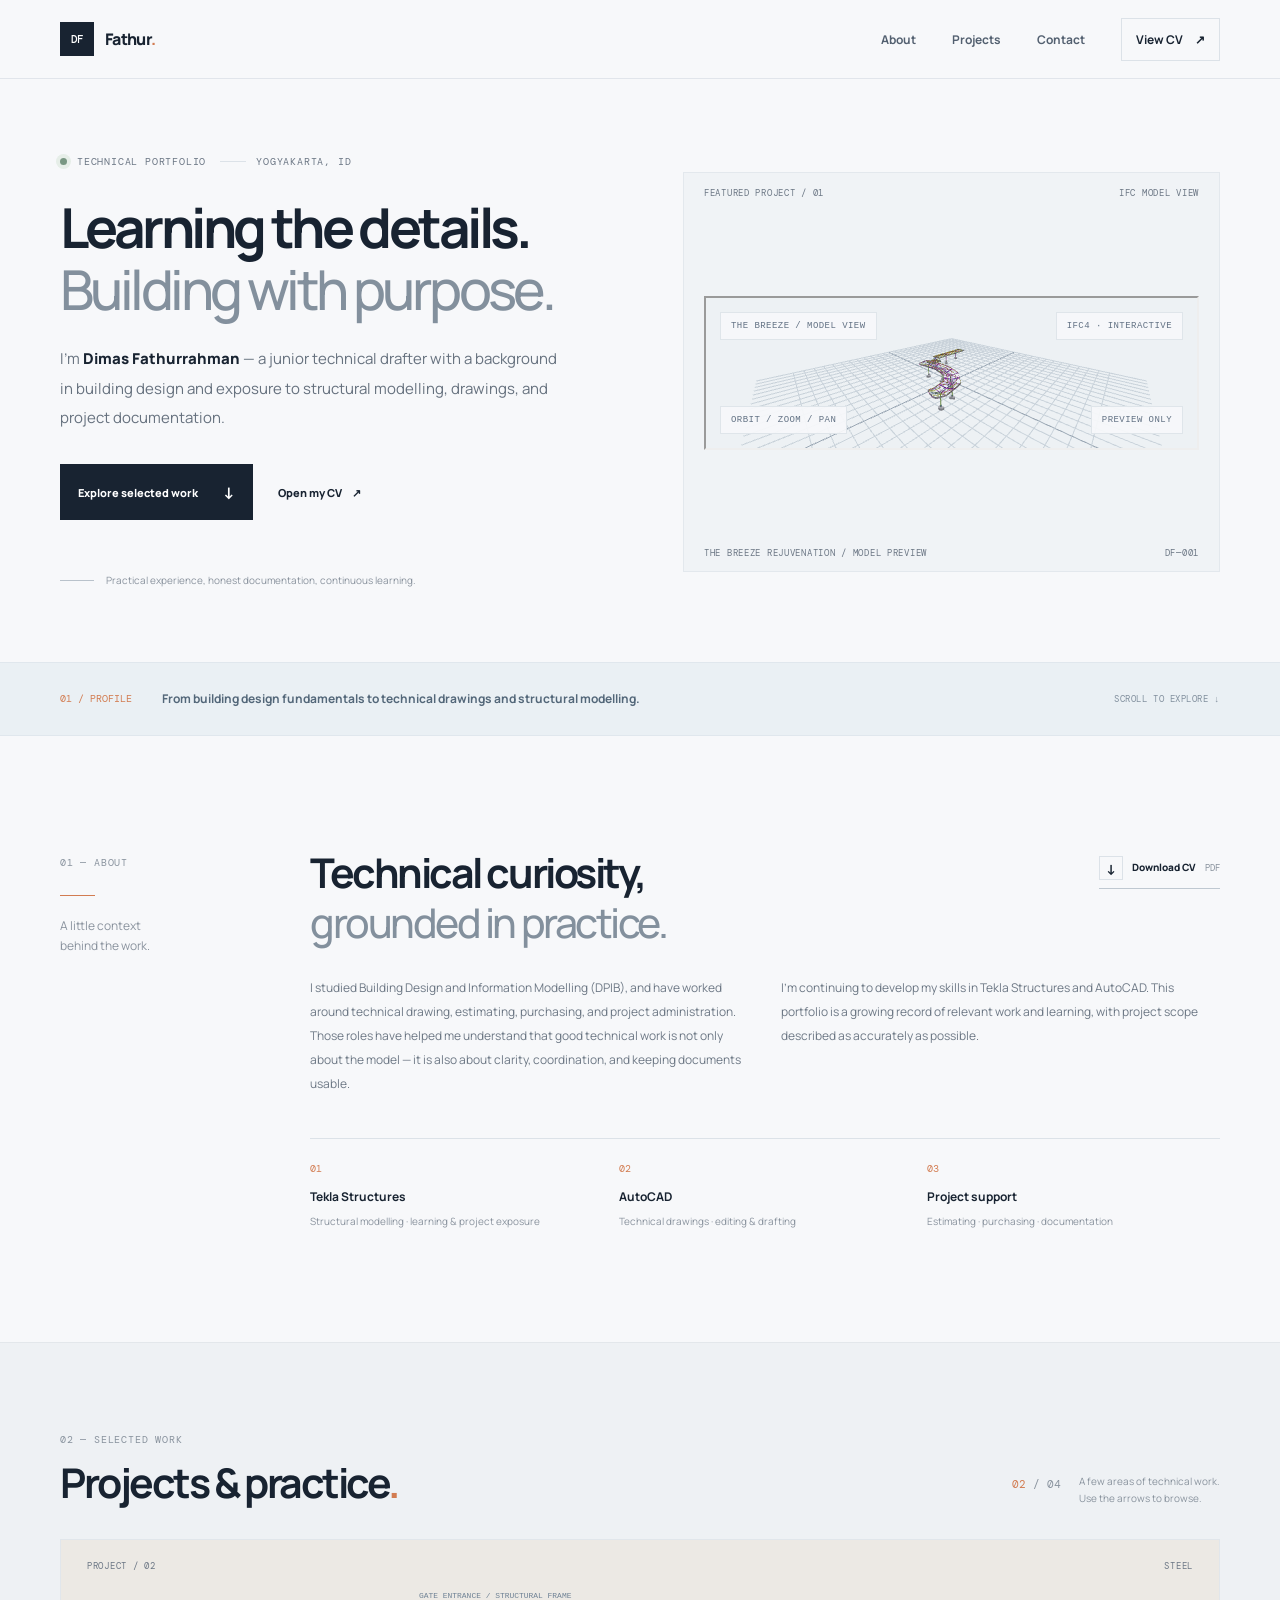
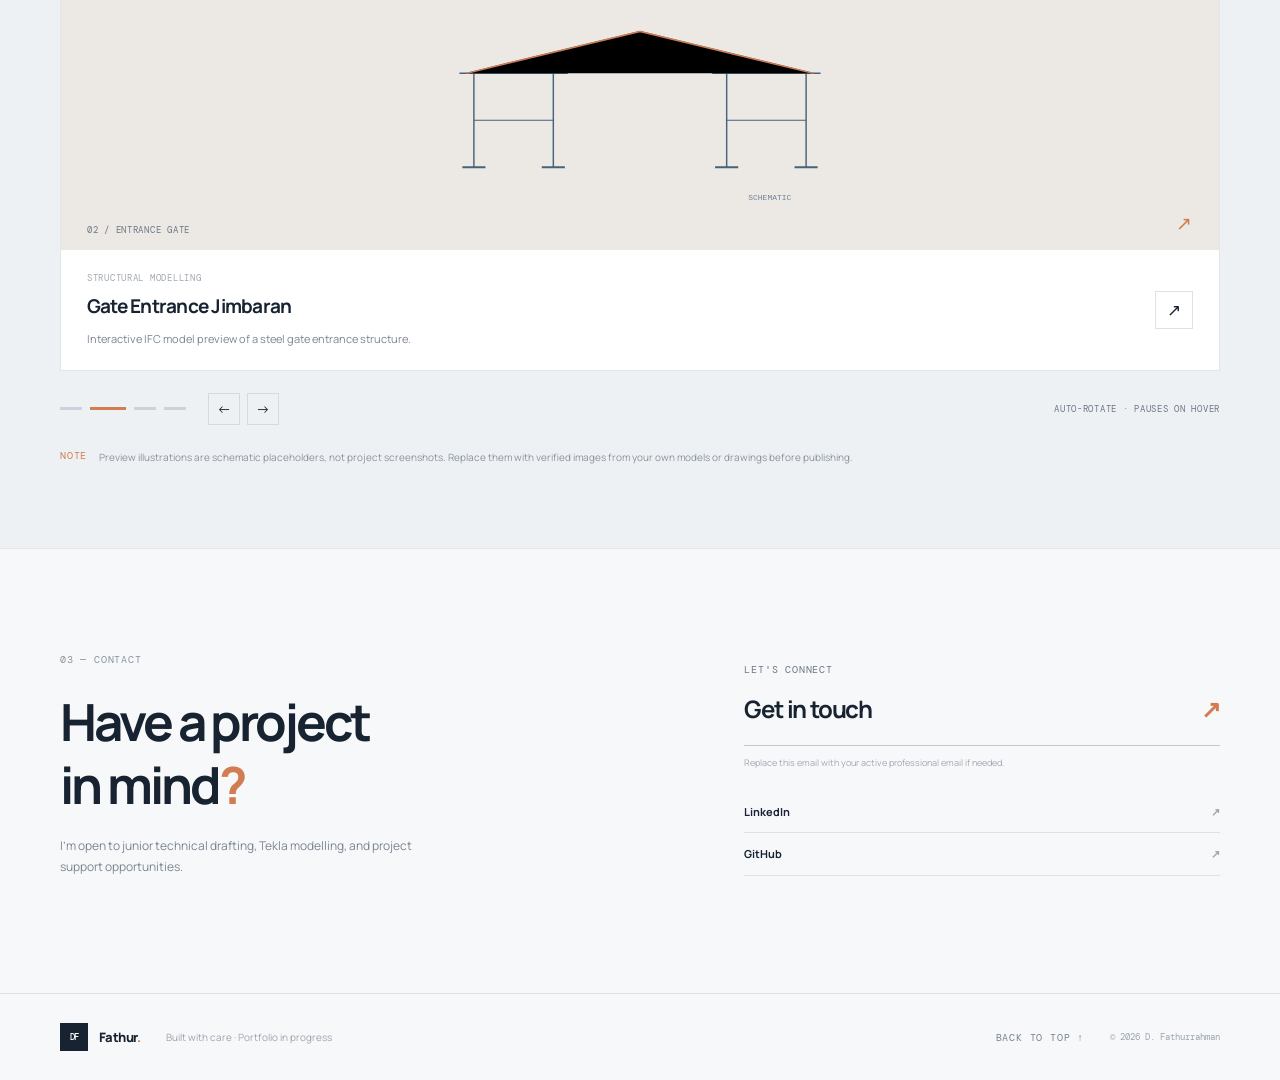
<file: index.html>
<!doctype html>
<html lang="en">
<head>
  <meta charset="utf-8"><meta name="viewport" content="width=device-width, initial-scale=1">
  <meta name="theme-color" content="#f7f8fa">
  <meta name="description" content="Technical portfolio of Dimas Fathurrahman — junior technical drafter with exposure to Tekla Structures, AutoCAD, detailing, and project documentation.">
  <title>Dimas Fathurrahman — Technical Portfolio</title>
  <link rel="preconnect" href="https://fonts.googleapis.com"><link rel="preconnect" href="https://fonts.gstatic.com" crossorigin>
  <link href="https://fonts.googleapis.com/css2?family=DM+Mono:wght@400;500&family=Manrope:wght@400;500;600;700;800&display=swap" rel="stylesheet">
  <link rel="stylesheet" href="style.css">
</head>
<body>
  <header class="site-header"><nav class="nav wrap" aria-label="Main navigation">
    <a class="brand" href="#home" aria-label="Fathur home"><span class="brand-mark">DF</span><span>Fathur<span class="brand-dot">.</span></span></a>
    <button class="menu-toggle" aria-label="Toggle navigation" aria-expanded="false"><span></span><span></span></button>
    <div class="nav-links"><a href="#about">About</a><a href="#projects">Projects</a><a href="#contact">Contact</a><a class="nav-cv" href="docs/MyCurriculum%20Vitae.pdf" target="_blank" rel="noopener">View CV <span>↗</span></a></div>
  </nav></header>
  <main>
    <section class="hero wrap" id="home">
      <div class="hero-copy"><p class="eyebrow"><span class="status-dot"></span> TECHNICAL PORTFOLIO <span class="eyebrow-line"></span> YOGYAKARTA, ID</p>
        <h1>Learning the details.<br><span>Building with purpose.</span></h1>
        <p class="hero-lead">I'm <strong>Dimas Fathurrahman</strong> — a junior technical drafter with a background in building design and exposure to structural modelling, drawings, and project documentation.</p>
        <div class="hero-actions"><a class="button button-dark" href="#projects">Explore selected work <span>↓</span></a><a class="text-link" href="docs/MyCurriculum%20Vitae.pdf" target="_blank" rel="noopener">Open my CV <span>↗</span></a></div>
        <div class="hero-note"><span class="note-rule"></span><span>Practical experience, honest documentation, continuous learning.</span></div>
      </div>
      <div class="hero-art" aria-label="Interactive preview of The Breeze Rejuvenation IFC model">
        <div class="art-topline"><span>FEATURED PROJECT / 01</span><span>IFC MODEL VIEW</span></div>
        <iframe class="hero-mini-viewer" src="projects/model-preview.html" title="Interactive IFC model preview" loading="lazy"></iframe>
        <div class="art-bottomline"><span>THE BREEZE REJUVENATION / MODEL PREVIEW</span><span>DF—001</span></div>
      </div>
    </section>
    <section class="intro-strip"><div class="wrap strip-inner"><span>01 / PROFILE</span><p>From building design fundamentals to technical drawings and structural modelling.</p><span class="strip-end">SCROLL TO EXPLORE ↓</span></div></section>
    <section class="section wrap about-section" id="about">
      <div class="section-aside"><p class="section-index">01 — ABOUT</p><span class="aside-line"></span><p class="aside-caption">A little context<br>behind the work.</p></div>
      <div class="about-content"><div class="about-heading"><h2>Technical curiosity,<br><span>grounded in practice.</span></h2><a class="download-link" href="docs/MyCurriculum%20Vitae.pdf" target="_blank" rel="noopener"><span class="download-icon">↓</span> Download CV <small>PDF</small></a></div>
        <div class="about-columns"><p>I studied Building Design and Information Modelling (DPIB), and have worked around technical drawing, estimating, purchasing, and project administration. Those roles have helped me understand that good technical work is not only about the model — it is also about clarity, coordination, and keeping documents usable.</p><p>I'm continuing to develop my skills in Tekla Structures and AutoCAD. This portfolio is a growing record of relevant work and learning, with project scope described as accurately as possible.</p></div>
        <div class="skills-row"><div><span class="skill-num">01</span><strong>Tekla Structures</strong><small>Structural modelling · learning & project exposure</small></div><div><span class="skill-num">02</span><strong>AutoCAD</strong><small>Technical drawings · editing & drafting</small></div><div><span class="skill-num">03</span><strong>Project support</strong><small>Estimating · purchasing · documentation</small></div></div>
      </div>
    </section>
    <section class="projects-section" id="projects"><div class="wrap projects-wrap">
      <div class="section-head"><div><p class="section-index">02 — SELECTED WORK</p><h2>Projects &amp; practice<span class="period">.</span></h2></div><div class="carousel-caption"><span class="carousel-count"><b id="slide-current">01</b> / 04</span><p>A few areas of technical work.<br>Use the arrows to browse.</p></div></div>
      <div class="project-carousel" id="project-carousel" aria-roledescription="carousel" aria-label="Project previews">
        <div class="project-track">
          <article class="project-slide is-active" data-slide="0"><a class="project-card" href="projects/the-breeze-rejuvenation.html" aria-label="View The Breeze Rejuvenation project details"><div class="project-visual visual-canopy"><div class="visual-meta"><span>FEATURED PROJECT / 01</span><span>STEEL</span></div><svg viewBox="0 0 700 360" aria-hidden="true"><g fill="none" stroke="#47627d" stroke-width="2"><path d="M130 260 260 194 545 240 415 306Z"/><path d="M130 260V164L260 99V194M260 99 545 145V240M130 164 415 210 545 145M415 210V306"/><path d="M174 238V142M218 216V120M458 283V188M502 262V158"/><path d="M130 164 260 194M260 99 545 145M174 142 458 188M218 120 502 158" stroke-dasharray="6 6" stroke-width="1.2"/></g><g stroke="#d27c51" stroke-width="2"><path d="M130 164 415 210M260 99 415 210"/></g><g fill="#6f8295" font-family="monospace" font-size="11"><text x="44" y="46">THE BREEZE / MODEL STUDY</text><text x="500" y="326">SCHEMATIC</text></g></svg><div class="visual-footer"><span>01 / STRUCTURAL FRAME</span><span>↗</span></div></div><div class="project-card-copy"><div><p class="project-type">STRUCTURAL MODELLING</p><h3>The Breeze Rejuvenation</h3><p>Interactive IFC model preview and technical project notes.</p></div><span class="round-arrow">↗</span></div></a></article>
          <article class="project-slide" data-slide="1"><a class="project-card" href="projects/gate-entrance-jimbaran.html" aria-label="View Gate Entrance Jimbaran project details"><div class="project-visual visual-gate"><div class="visual-meta"><span>PROJECT / 02</span><span>STEEL</span></div><svg viewBox="0 0 700 360" aria-hidden="true"><g fill="none" stroke="#47627d" stroke-width="2"><path d="M120 280V150M230 280V150M470 280V150M580 280V150"/><path d="M100 150H250M450 150H600M110 150 350 92 590 150"/><path d="M230 150 350 120 470 150M120 215H230M470 215H580" stroke-width="1.4"/><path d="M104 280H136M214 280H246M454 280H486M564 280H596" stroke-width="3"/></g><g stroke="#d27c51" stroke-width="2"><path d="M110 150 350 92 590 150"/></g><g fill="#6f8295" font-family="monospace" font-size="11"><text x="44" y="46">GATE ENTRANCE / STRUCTURAL FRAME</text><text x="500" y="326">SCHEMATIC</text></g></svg><div class="visual-footer"><span>02 / ENTRANCE GATE</span><span>↗</span></div></div><div class="project-card-copy"><div><p class="project-type">STRUCTURAL MODELLING</p><h3>Gate Entrance Jimbaran</h3><p>Interactive IFC model preview of a steel gate entrance structure.</p></div><span class="round-arrow">↗</span></div></a></article>
          <article class="project-slide" data-slide="2"><a class="project-card" href="projects/precast-fence.html" aria-label="View precast fence project details"><div class="project-visual visual-fence"><div class="visual-meta"><span>PROJECT STUDY / 03</span><span>PRECAST</span></div><svg viewBox="0 0 700 360" aria-hidden="true"><g fill="none" stroke="#47627d" stroke-width="2"><path d="M105 250 535 250M105 250V125L535 125V250M105 125 150 104 580 104 535 125M535 125 580 104V230L535 250"/><path d="M190 125V250M275 125V250M360 125V250M445 125V250M105 165H535M105 207H535"/><path d="M150 104V230M235 104V230M320 104V230M405 104V230M490 104V230" stroke-dasharray="4 5" stroke-width="1.1"/></g><g stroke="#d27c51" stroke-width="2"><path d="M105 165H535M105 207H535"/></g><g fill="#6f8295" font-family="monospace" font-size="11"><text x="44" y="46">PRECAST / PANEL LAYOUT</text><text x="500" y="326">SCHEMATIC</text></g></svg><div class="visual-footer"><span>03 / PANEL SYSTEM</span><span>↗</span></div></div><div class="project-card-copy"><div><p class="project-type">MODELLING &amp; DETAILING</p><h3>Precast fence</h3><p>Panel and column layout, with attention to alignment and dimensions.</p></div><span class="round-arrow">↗</span></div></a></article>
          <article class="project-slide" data-slide="3"><a class="project-card" href="projects/railing-details.html" aria-label="View railing and detail drawings project details"><div class="project-visual visual-railing"><div class="visual-meta"><span>PROJECT STUDY / 04</span><span>DETAILS</span></div><svg viewBox="0 0 700 360" aria-hidden="true"><g fill="none" stroke="#47627d" stroke-width="2"><path d="M110 245 540 245M110 245V120M540 245V120M110 120H540M110 158H540M110 195H540"/><path d="M155 120V245M220 120V245M285 120V245M350 120V245M415 120V245M480 120V245"/><path d="M95 260H555M95 267H555M120 110H530" stroke-width="1.2"/><circle cx="110" cy="120" r="5"/><circle cx="540" cy="120" r="5"/></g><g stroke="#d27c51" stroke-width="2"><path d="M110 158H540M110 195H540"/></g><g fill="#6f8295" font-family="monospace" font-size="11"><text x="44" y="46">RAILING / CONNECTION STUDY</text><text x="500" y="326">SCHEMATIC</text></g></svg><div class="visual-footer"><span>04 / DRAWING DETAILS</span><span>↗</span></div></div><div class="project-card-copy"><div><p class="project-type">TECHNICAL DRAWING</p><h3>Railing &amp; details</h3><p>Technical drawing references and detail-oriented documentation work.</p></div><span class="round-arrow">↗</span></div></a></article>
        </div>
        <div class="carousel-controls"><div class="carousel-dots" role="group" aria-label="Choose project preview"><button class="carousel-dot is-active" aria-label="Show project 1" aria-pressed="true" data-go="0"></button><button class="carousel-dot" aria-label="Show project 2" aria-pressed="false" data-go="1"></button><button class="carousel-dot" aria-label="Show project 3" aria-pressed="false" data-go="2"></button><button class="carousel-dot" aria-label="Show project 4" aria-pressed="false" data-go="3"></button></div><div class="carousel-buttons"><button class="carousel-arrow" id="carousel-prev" aria-label="Previous project">←</button><button class="carousel-arrow" id="carousel-next" aria-label="Next project">→</button></div><p class="carousel-hint">AUTO-ROTATE · PAUSES ON HOVER</p></div>
      </div>
      <p class="project-disclaimer"><span>NOTE</span> Preview illustrations are schematic placeholders, not project screenshots. Replace them with verified images from your own models or drawings before publishing.</p>
    </div></section>
    <section class="contact-section wrap" id="contact"><div class="contact-left"><p class="section-index">03 — CONTACT</p><h2>Have a project<br>in mind<span class="period">?</span></h2><p>I'm open to junior technical drafting, Tekla modelling, and project support opportunities.</p></div><div class="contact-right"><span class="contact-label">LET'S CONNECT</span><a class="contact-email" href="mailto:your.email@example.com">Get in touch <span>↗</span></a><p class="contact-note">Replace this email with your active professional email if needed.</p><a class="social-link" href="https://www.linkedin.com/" target="_blank" rel="noopener">LinkedIn <span>↗</span></a><a class="social-link" href="https://github.com/Thrhmn" target="_blank" rel="noopener">GitHub <span>↗</span></a></div></section>
  </main>
  <footer class="site-footer"><div class="wrap footer-inner"><a class="brand footer-brand" href="#home"><span class="brand-mark">DF</span><span>Fathur<span class="brand-dot">.</span></span></a><p>Built with care · Portfolio in progress</p><a href="#home" class="back-top">BACK TO TOP ↑</a><span class="copyright">© <span id="year"></span> D. Fathurrahman</span></div></footer>
  <script src="script.js"></script>
</body></html>
</file>
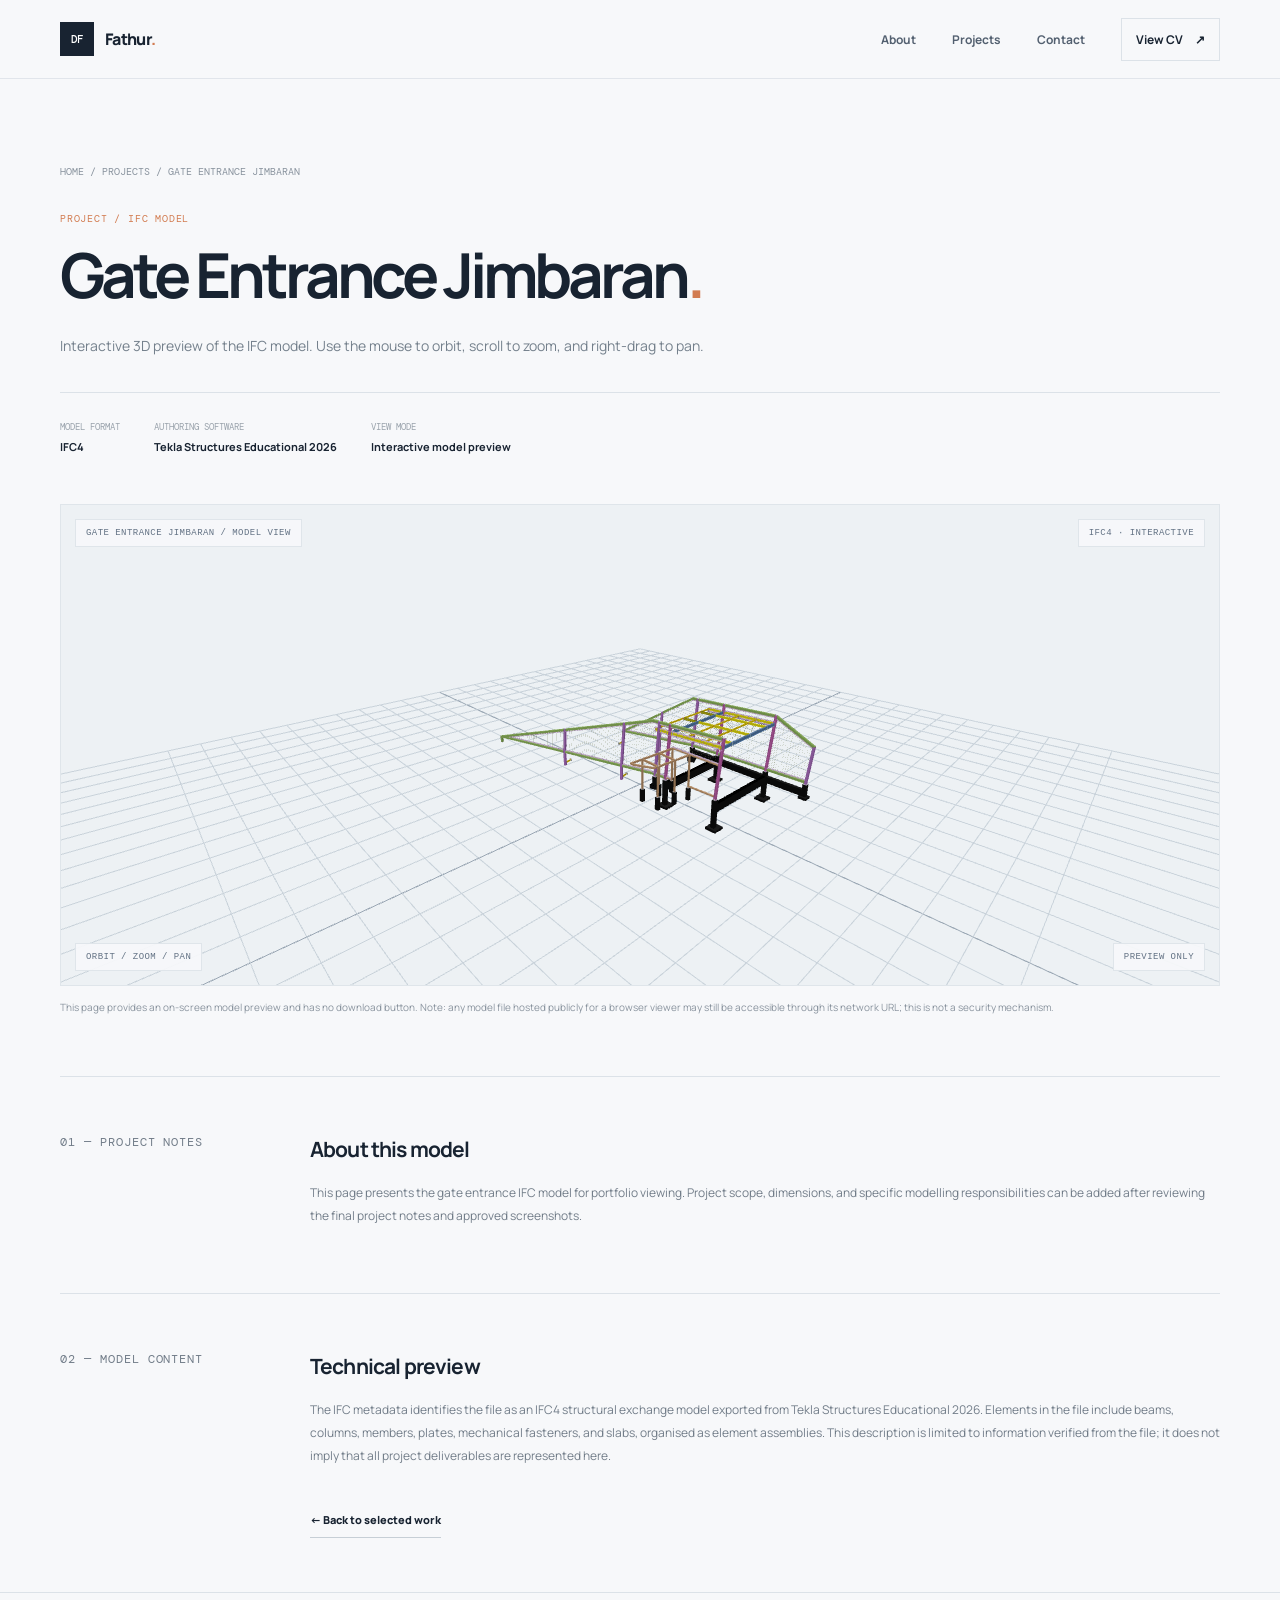
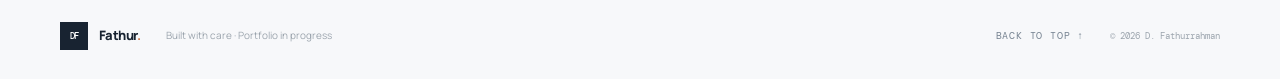
<file: projects/gate-entrance-jimbaran.html>
<!doctype html>
<html lang="en"><head><meta charset="utf-8"><meta name="viewport" content="width=device-width,initial-scale=1"><meta name="description" content="Gate Entrance Jimbaran — interactive IFC model preview."><title>Gate Entrance Jimbaran — Dimas Fathurrahman</title><link rel="preconnect" href="https://fonts.googleapis.com"><link rel="preconnect" href="https://fonts.gstatic.com" crossorigin><link href="https://fonts.googleapis.com/css2?family=DM+Mono:wght@400;500&family=Manrope:wght@400;500;600;700;800&display=swap" rel="stylesheet"><link rel="stylesheet" href="../style.css"><style>
.ifc-viewer-wrap{position:relative;background:#edf1f4;border:1px solid #dfe5ea;min-height:480px;overflow:hidden}.ifc-viewer{width:100%;height:480px;display:block}.viewer-toolbar{position:absolute;top:14px;left:14px;right:14px;z-index:3;display:flex;justify-content:space-between;gap:10px;pointer-events:none}.viewer-tag{background:rgba(247,248,250,.94);border:1px solid #dfe5ea;padding:9px 11px;font:9px 'DM Mono',monospace;color:#627184;letter-spacing:.05em}.viewer-message{position:absolute;inset:0;display:flex;align-items:center;justify-content:center;text-align:center;padding:30px;pointer-events:none}.viewer-message-inner{max-width:360px;background:rgba(247,248,250,.94);border:1px solid #dfe5ea;padding:24px}.viewer-message strong{display:block;font-size:15px;margin-bottom:8px}.viewer-message p{font-size:11px;color:#75818d;line-height:1.8;margin:0}.viewer-message.hidden{display:none}.viewer-controls{display:flex;flex-wrap:wrap;gap:8px;margin-top:12px}.viewer-controls button{border:1px solid #d4dce3;background:#f7f8fa;padding:10px 13px;font:10px 'DM Mono',monospace;cursor:pointer;color:#243140}.viewer-controls button:hover{background:#1a2533;color:#fff}.viewer-note{font-size:10px;color:#89939e;line-height:1.8;margin-top:12px}.detail-grid-breeze{display:block;padding-bottom:50px}.breeze-side-grid{display:grid;grid-template-columns:1fr 1fr;gap:38px}.breeze-side-grid h2{font-size:20px;margin:0 0 12px}.breeze-side-grid p,.breeze-side-grid li{font-size:12px;line-height:1.9;color:#727d89}.breeze-side-grid ul{padding-left:18px}.hero-mini-viewer{width:100%;height:100%;min-height:400px;border:0;display:block;background:#edf1f4}.hero-art:has(.hero-mini-viewer){padding:0;overflow:hidden}.hero-art:has(.hero-mini-viewer) .art-topline,.hero-art:has(.hero-mini-viewer) .art-bottomline{position:absolute;z-index:2;left:20px;right:20px;pointer-events:none}.hero-art:has(.hero-mini-viewer) .art-topline{top:16px}.hero-art:has(.hero-mini-viewer) .art-bottomline{bottom:16px}@media(max-width:800px){.ifc-viewer-wrap,.ifc-viewer{min-height:350px;height:350px}.breeze-side-grid{grid-template-columns:1fr;gap:18px}.hero-mini-viewer{min-height:330px}}
</style></head><body>
<header class="site-header"><nav class="nav wrap" aria-label="Main navigation"><a class="brand" href="../index.html"><span class="brand-mark">DF</span><span>Fathur<span class="brand-dot">.</span></span></a><button class="menu-toggle" aria-label="Toggle navigation" aria-expanded="false"><span></span><span></span></button><div class="nav-links"><a href="../index.html#about">About</a><a href="../index.html#projects">Projects</a><a href="../index.html#contact">Contact</a><a class="nav-cv" href="../docs/MyCurriculum%20Vitae.pdf" target="_blank" rel="noopener">View CV <span>↗</span></a></div></nav></header>
<main class="wrap"><section class="detail-hero"><p class="breadcrumb"><a href="../index.html">HOME</a> / <a href="../index.html#projects">PROJECTS</a> / GATE ENTRANCE JIMBARAN</p><p class="detail-kicker">PROJECT / IFC MODEL</p><h1>Gate Entrance Jimbaran<span class="period">.</span></h1><p class="lead">Interactive 3D preview of the IFC model. Use the mouse to orbit, scroll to zoom, and right-drag to pan.</p><div class="detail-meta"><div><span>MODEL FORMAT</span><strong>IFC4</strong></div><div><span>AUTHORING SOFTWARE</span><strong>Tekla Structures Educational 2026</strong></div><div><span>VIEW MODE</span><strong>Interactive model preview</strong></div></div></section>
<section class="detail-grid detail-grid-breeze"><div class="ifc-viewer-wrap"><iframe src="model-preview.html?model=gate" title="Interactive IFC model viewer" style="width:100%;height:480px;display:block;border:0" loading="eager"></iframe></div><p class="viewer-note">This page provides an on-screen model preview and has no download button. Note: any model file hosted publicly for a browser viewer may still be accessible through its network URL; this is not a security mechanism.</p></section>
<section class="detail-section"><div class="detail-section-grid"><div><p class="section-index">01 — PROJECT NOTES</p></div><div><h2>About this model</h2><p>This page presents the gate entrance IFC model for portfolio viewing. Project scope, dimensions, and specific modelling responsibilities can be added after reviewing the final project notes and approved screenshots.</p></div></div></section>
<section class="detail-section"><div class="detail-section-grid"><div><p class="section-index">02 — MODEL CONTENT</p></div><div><h2>Technical preview</h2><p>The IFC metadata identifies the file as an IFC4 structural exchange model exported from Tekla Structures Educational 2026. Elements in the file include beams, columns, members, plates, mechanical fasteners, and slabs, organised as element assemblies. This description is limited to information verified from the file; it does not imply that all project deliverables are represented here.</p><a class="back-projects" href="../index.html#projects">← Back to selected work</a></div></div></section></main>
<footer class="site-footer"><div class="wrap footer-inner"><a class="brand footer-brand" href="../index.html"><span class="brand-mark">DF</span><span>Fathur<span class="brand-dot">.</span></span></a><p>Built with care · Portfolio in progress</p><a href="#" class="back-top">BACK TO TOP ↑</a><span class="copyright">© <span id="year"></span> D. Fathurrahman</span></div></footer><script src="../script.js"></script>
</body></html>
</file>
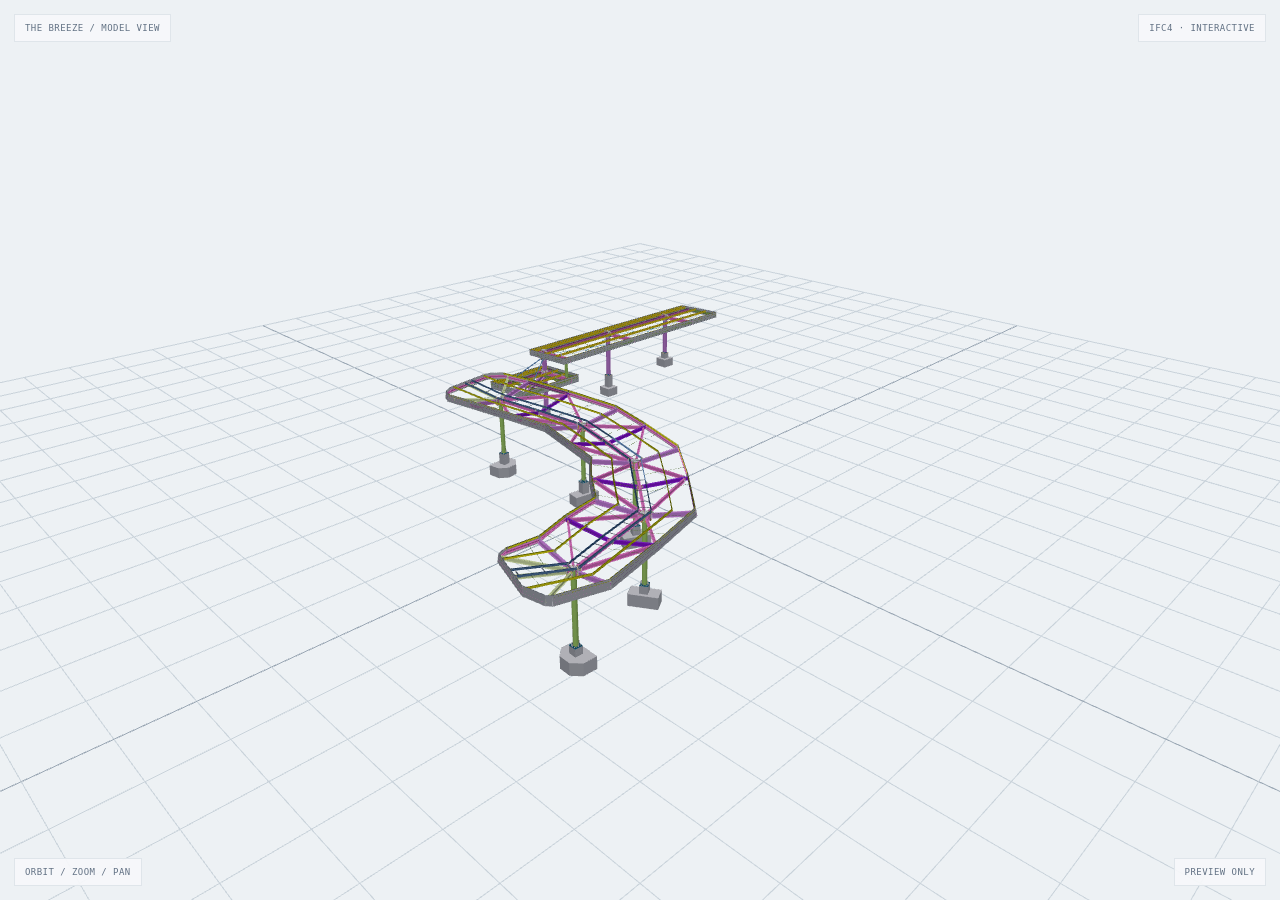
<file: projects/model-preview.html>
<!doctype html>
<html lang="en">
<head>
<meta charset="utf-8">
<meta name="viewport" content="width=device-width,initial-scale=1">
<title>IFC Model Preview</title>
<style>
*{box-sizing:border-box}
html,body{margin:0;width:100%;height:100%;overflow:hidden;background:#edf1f4}
#viewer{position:absolute;inset:0}
#viewer canvas{display:block;width:100%;height:100%;outline:none}
.top,.bottom{position:absolute;z-index:3;left:14px;right:14px;display:flex;justify-content:space-between;pointer-events:none;font:9px monospace;letter-spacing:.05em;color:#627184}
.top{top:14px}.bottom{bottom:14px}
.tag{background:#f7f8faed;border:1px solid #dfe5ea;padding:8px 10px}
.message{position:absolute;z-index:4;inset:0;display:grid;place-items:center;padding:20px;text-align:center;pointer-events:none}
.message div{max-width:330px;background:#f7f8faed;border:1px solid #dfe5ea;padding:20px}
.message strong{display:block;font:600 14px Arial,sans-serif;color:#1a2533;margin-bottom:8px}
.message p{font:11px/1.7 Arial,sans-serif;color:#75818d;margin:0}
.message.hidden{display:none}
</style>
<!-- three.js dan web-ifc di-host sendiri di /vendor (tanpa CDN) -->
<script type="importmap">
{ "imports": { "three": "../vendor/three.module.min.js" } }
</script>
</head>
<body>
<div id="viewer"></div>
<div class="top"><span class="tag" id="modelTitle">THE BREEZE / MODEL VIEW</span><span class="tag">IFC4 · INTERACTIVE</span></div>
<div class="bottom"><span class="tag">ORBIT / ZOOM / PAN</span><span class="tag">PREVIEW ONLY</span></div>
<div class="message" id="message"><div><strong id="msgTitle">Loading IFC model…</strong><p id="msgText">The model is being prepared in your browser. The first load may take a few seconds.</p></div></div>

<script type="module">
import * as THREE from 'three';
import { OrbitControls } from '../vendor/OrbitControls.js';
import * as WebIFC from '../vendor/web-ifc-api.js';

const msg = document.getElementById('message');
const setMsg = (t, p) => {
  document.getElementById('msgTitle').textContent = t;
  document.getElementById('msgText').textContent = p;
  msg.classList.remove('hidden');
};

// ---------- Daftar model ----------
// Pakai: model-preview.html?model=gate   (default: breeze)
// up: sumbu yang dipakai sebagai "atas" ('y' atau 'z'); bisa ditimpa dengan ?up=z
const MODELS = {
  breeze: { file: '../models/the-breeze-rejuvenation.ifc', up: 'y', title: 'THE BREEZE / MODEL VIEW' },
  gate:   { file: '../models/gate-entrance-jimbaran.ifc',  up: 'y', title: 'GATE ENTRANCE JIMBARAN / MODEL VIEW' }
};
const params = new URLSearchParams(location.search);
const CONFIG = MODELS[params.get('model')] || MODELS.breeze;
document.getElementById('modelTitle').textContent = CONFIG.title;

try {
  // ---------- Scene ----------
  const container = document.getElementById('viewer');
  const scene = new THREE.Scene();
  scene.background = new THREE.Color(0xedf1f4);

  const camera = new THREE.PerspectiveCamera(50, 1, 0.1, 100000);
  const renderer = new THREE.WebGLRenderer({ antialias: true });
  renderer.setPixelRatio(Math.min(window.devicePixelRatio, 2));
  container.appendChild(renderer.domElement);

  scene.add(new THREE.HemisphereLight(0xffffff, 0x8899aa, 1.1));
  const sun = new THREE.DirectionalLight(0xffffff, 1.3);
  sun.position.set(1, 2, 1.5);
  scene.add(sun);
  const fill = new THREE.DirectionalLight(0xffffff, 0.5);
  fill.position.set(-1.5, 1, -1);
  scene.add(fill);

  const controls = new OrbitControls(camera, renderer.domElement);
  controls.enableDamping = true;

  const resize = () => {
    const w = container.clientWidth, h = container.clientHeight;
    renderer.setSize(w, h, false);
    camera.aspect = w / h;
    camera.updateProjectionMatrix();
  };
  window.addEventListener('resize', resize);
  resize();

  // ---------- web-ifc ----------
  const ifcApi = new WebIFC.IfcAPI();
  // Path absolut ke folder yang berisi web-ifc.wasm
  ifcApi.SetWasmPath(new URL('../vendor/', import.meta.url).href, true);
  await ifcApi.Init();

  setMsg('Downloading model…', 'Fetching the IFC file.');
  const modelUrl = new URL(CONFIG.file, import.meta.url).href;
  const res = await fetch(modelUrl);
  if (!res.ok) throw new Error('IFC file not found (HTTP ' + res.status + ') at ' + modelUrl);
  const data = new Uint8Array(await res.arrayBuffer());

  setMsg('Processing geometry…', 'Reading the IFC model in your browser.');
  await new Promise(r => setTimeout(r, 30)); // beri kesempatan UI menampilkan pesan

  const modelID = ifcApi.OpenModel(data);

  // Gabungkan semua mesh berdasarkan warna -> draw call sedikit, render ringan
  const buckets = new Map(); // key -> {color, opacity, pos[], nor[], idx[], count}
  const m4 = new THREE.Matrix4();
  const normalMat = new THREE.Matrix3();
  const v = new THREE.Vector3();

  ifcApi.StreamAllMeshes(modelID, (mesh) => {
    const placed = mesh.geometries;
    for (let i = 0; i < placed.size(); i++) {
      const pg = placed.get(i);
      const geom = ifcApi.GetGeometry(modelID, pg.geometryExpressID);
      const verts = ifcApi.GetVertexArray(geom.GetVertexData(), geom.GetVertexDataSize());
      const index = ifcApi.GetIndexArray(geom.GetIndexData(), geom.GetIndexDataSize());
      const c = pg.color;
      const key = [c.x, c.y, c.z, c.w].map(n => n.toFixed(3)).join('_');
      let b = buckets.get(key);
      if (!b) { b = { c, pos: [], nor: [], idx: [], count: 0 }; buckets.set(key, b); }

      m4.fromArray(pg.flatTransformation);
      normalMat.getNormalMatrix(m4);
      const base = b.count;
      for (let j = 0; j < verts.length; j += 6) {
        v.set(verts[j], verts[j + 1], verts[j + 2]).applyMatrix4(m4);
        b.pos.push(v.x, v.y, v.z);
        v.set(verts[j + 3], verts[j + 4], verts[j + 5]).applyMatrix3(normalMat).normalize();
        b.nor.push(v.x, v.y, v.z);
      }
      for (let j = 0; j < index.length; j++) b.idx.push(index[j] + base);
      b.count += verts.length / 6;
      geom.delete();
    }
  });
  ifcApi.CloseModel(modelID);

  const group = new THREE.Group();
  for (const b of buckets.values()) {
    const g = new THREE.BufferGeometry();
    g.setAttribute('position', new THREE.Float32BufferAttribute(b.pos, 3));
    g.setAttribute('normal', new THREE.Float32BufferAttribute(b.nor, 3));
    g.setIndex(b.idx);
    const mat = new THREE.MeshStandardMaterial({
      color: new THREE.Color(b.c.x, b.c.y, b.c.z),
      opacity: b.c.w, transparent: b.c.w < 1,
      side: THREE.DoubleSide, roughness: 0.75, metalness: 0.1
    });
    group.add(new THREE.Mesh(g, mat));
  }
  if (!group.children.length) throw new Error('No geometry found in the IFC file.');

  // Orientasi: default per model (lihat MODELS). Coba ?up=z kalau model tampil berdiri/terbalik.
  const ORIENTATION = params.get('up') || CONFIG.up;
  group.rotation.x = ORIENTATION === 'y' ? 0 : -Math.PI / 2;
  scene.add(group);

  // ---------- Frame model ----------
  const box = new THREE.Box3().setFromObject(group);
  const center = box.getCenter(new THREE.Vector3());
  const size = box.getSize(new THREE.Vector3());
  group.position.sub(center);                 // pusatkan model di origin
  group.position.y += size.y / 2;             // dasar model di y=0

  const radius = Math.max(size.x, size.y, size.z);
  const grid = new THREE.GridHelper(radius * 3, 30, 0x9aa7b4, 0xc9d2da);
  scene.add(grid);

  camera.near = radius / 1000;
  camera.far = radius * 50;
  camera.position.set(radius * 1.1, radius * 0.8, radius * 1.1);
  camera.updateProjectionMatrix();
  controls.target.set(0, size.y / 2, 0);
  controls.update();

  msg.classList.add('hidden');

  renderer.setAnimationLoop(() => { controls.update(); renderer.render(scene, camera); });
} catch (error) {
  console.error('IFC viewer failed:', error);
  setMsg('Could not load model', 'Viewer error: ' + (error && error.message ? error.message : String(error)));
}
</script>
</body>
</html>
</file>
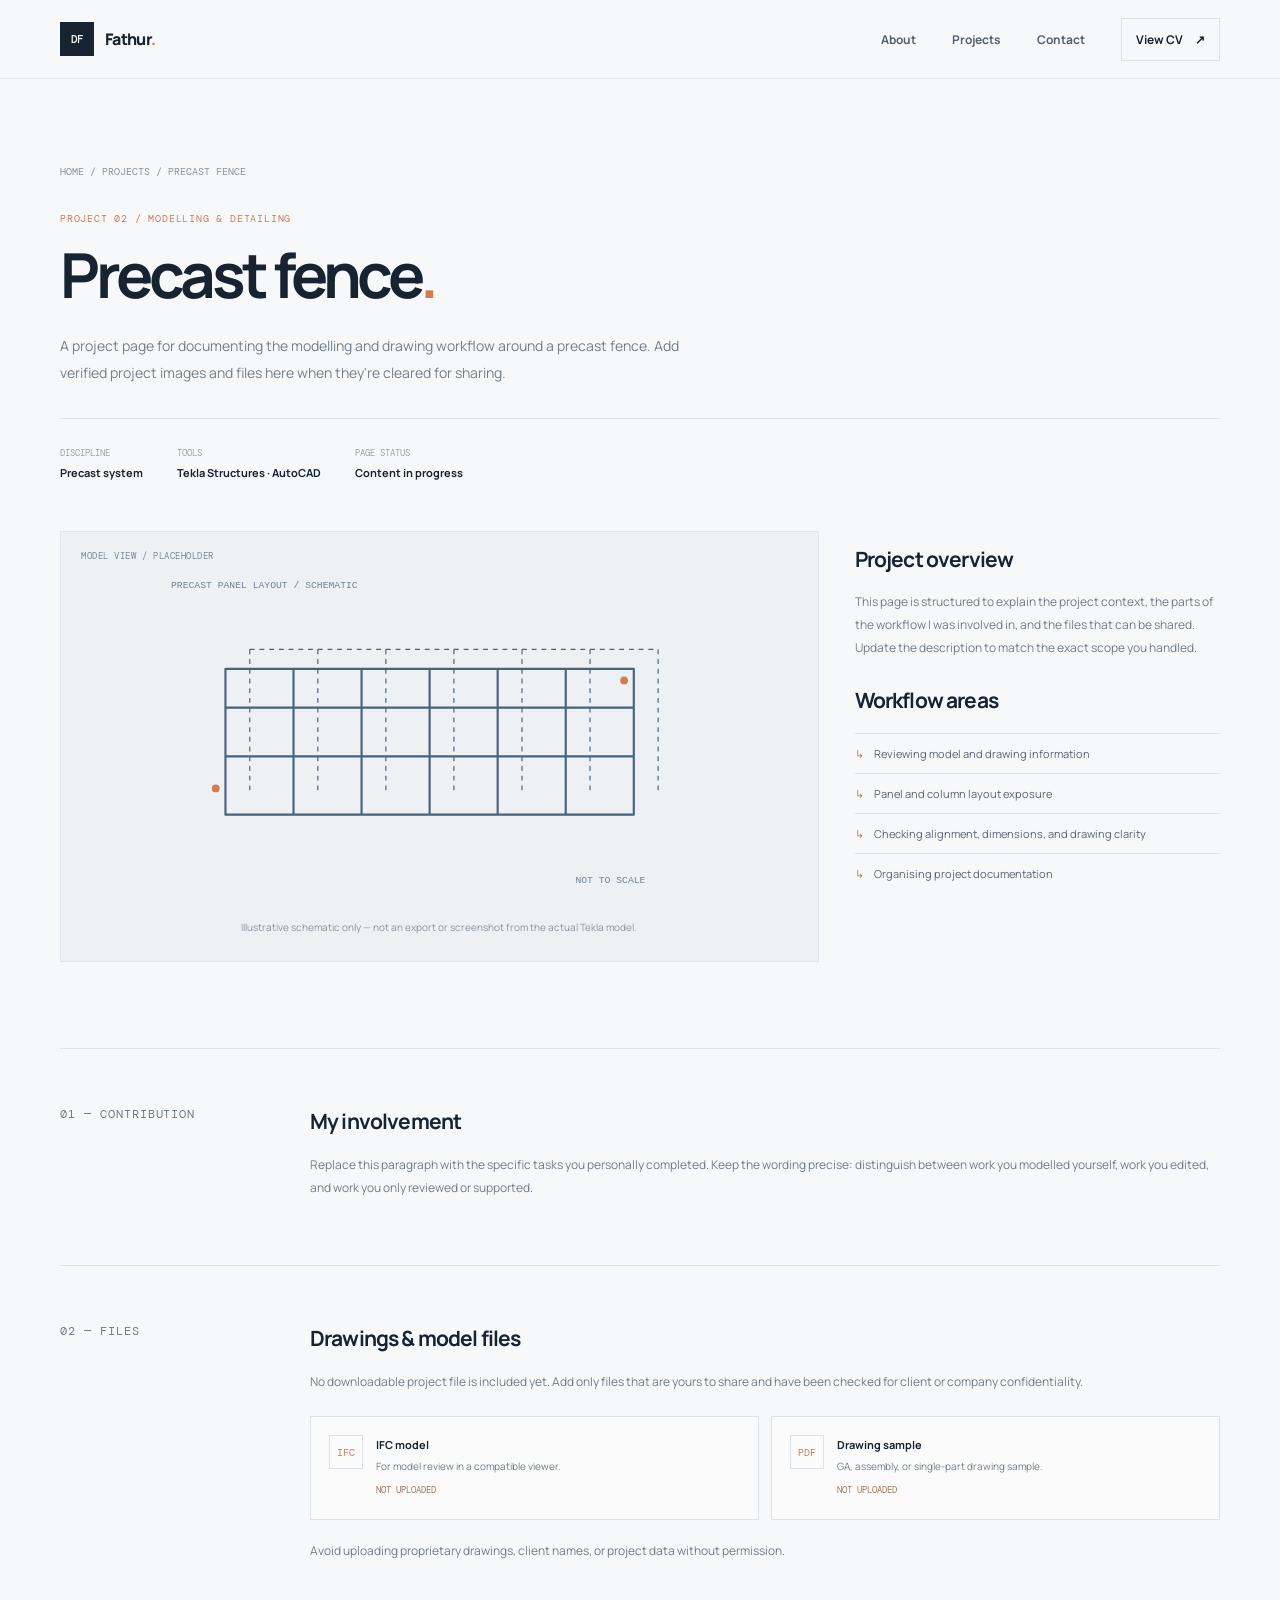
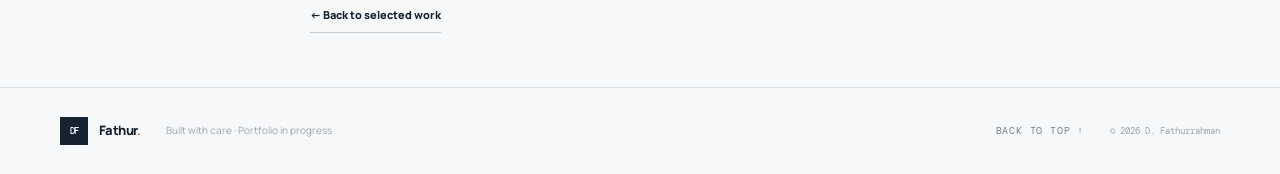
<file: projects/precast-fence.html>
<!doctype html><html lang="en"><head><meta charset="utf-8"><meta name="viewport" content="width=device-width,initial-scale=1"><meta name="description" content="Precast fence modelling and technical drawing project notes."><title>Precast Fence — Dimas Fathurrahman</title><link rel="preconnect" href="https://fonts.googleapis.com"><link rel="preconnect" href="https://fonts.gstatic.com" crossorigin><link href="https://fonts.googleapis.com/css2?family=DM+Mono:wght@400;500&family=Manrope:wght@400;500;600;700;800&display=swap" rel="stylesheet"><link rel="stylesheet" href="../style.css"></head><body>
<header class="site-header"><nav class="nav wrap" aria-label="Main navigation"><a class="brand" href="../index.html"><span class="brand-mark">DF</span><span>Fathur<span class="brand-dot">.</span></span></a><button class="menu-toggle" aria-label="Toggle navigation" aria-expanded="false"><span></span><span></span></button><div class="nav-links"><a href="../index.html#about">About</a><a href="../index.html#projects">Projects</a><a href="../index.html#contact">Contact</a><a class="nav-cv" href="../docs/MyCurriculum%20Vitae.pdf" target="_blank" rel="noopener">View CV <span>↗</span></a></div></nav></header>
<main class="wrap"><section class="detail-hero"><p class="breadcrumb"><a href="../index.html">HOME</a> / <a href="../index.html#projects">PROJECTS</a> / PRECAST FENCE</p><p class="detail-kicker">PROJECT 02 / MODELLING & DETAILING</p><h1>Precast fence<span class="period">.</span></h1><p class="lead">A project page for documenting the modelling and drawing workflow around a precast fence. Add verified project images and files here when they're cleared for sharing.</p><div class="detail-meta"><div><span>DISCIPLINE</span><strong>Precast system</strong></div><div><span>TOOLS</span><strong>Tekla Structures · AutoCAD</strong></div><div><span>PAGE STATUS</span><strong>Content in progress</strong></div></div></section>
<section class="detail-grid"><div class="model-panel"><span class="panel-tag">MODEL VIEW / PLACEHOLDER</span><svg viewBox="0 0 620 360" aria-label="Schematic illustration of a precast fence frame"><g fill="none" stroke="#47627d" stroke-width="2.2" stroke-linejoin="round"><path d="M90 265V115H510V265ZM90 155H510M90 205H510M160 115V265M230 115V265M300 115V265M370 115V265M440 115V265"/><path d="M115 95H535V245M115 95V245M185 95V245M255 95V245M325 95V245M395 95V245M465 95V245" stroke-dasharray="5 5" stroke-width="1.2"/></g><g fill="#d27c51"><circle cx="80" cy="238" r="4"/><circle cx="500" cy="127" r="4"/></g><g fill="#718294" font-family="monospace" font-size="10"><text x="34" y="32">PRECAST PANEL LAYOUT / SCHEMATIC</text><text x="450" y="335">NOT TO SCALE</text></g></svg><p class="panel-note">Illustrative schematic only — not an export or screenshot from the actual Tekla model.</p></div><aside class="detail-side"><h2>Project overview</h2><p>This page is structured to explain the project context, the parts of the workflow I was involved in, and the files that can be shared. Update the description to match the exact scope you handled.</p><h2>Workflow areas</h2><ul class="scope-list"><li>Reviewing model and drawing information</li><li>Panel and column layout exposure</li><li>Checking alignment, dimensions, and drawing clarity</li><li>Organising project documentation</li></ul></aside></section>
<section class="detail-section"><div class="detail-section-grid"><div><p class="section-index">01 — CONTRIBUTION</p></div><div><h2>My involvement</h2><p>Replace this paragraph with the specific tasks you personally completed. Keep the wording precise: distinguish between work you modelled yourself, work you edited, and work you only reviewed or supported.</p></div></div></section>
<section class="detail-section"><div class="detail-section-grid"><div><p class="section-index">02 — FILES</p></div><div><h2>Drawings &amp; model files</h2><p>No downloadable project file is included yet. Add only files that are yours to share and have been checked for client or company confidentiality.</p><div class="file-list"><div class="file-item"><span class="file-icon">IFC</span><div><strong>IFC model</strong><p>For model review in a compatible viewer.</p><span class="file-status">NOT UPLOADED</span></div></div><div class="file-item"><span class="file-icon">PDF</span><div><strong>Drawing sample</strong><p>GA, assembly, or single-part drawing sample.</p><span class="file-status">NOT UPLOADED</span></div></div></div><p class="detail-footnote">Avoid uploading proprietary drawings, client names, or project data without permission.</p><a class="back-projects" href="../index.html#projects">← Back to selected work</a></div></div></section></main>
<footer class="site-footer"><div class="wrap footer-inner"><a class="brand footer-brand" href="../index.html"><span class="brand-mark">DF</span><span>Fathur<span class="brand-dot">.</span></span></a><p>Built with care · Portfolio in progress</p><a href="#" class="back-top">BACK TO TOP ↑</a><span class="copyright">© <span id="year"></span> D. Fathurrahman</span></div></footer><script src="../script.js"></script></body></html>
</file>
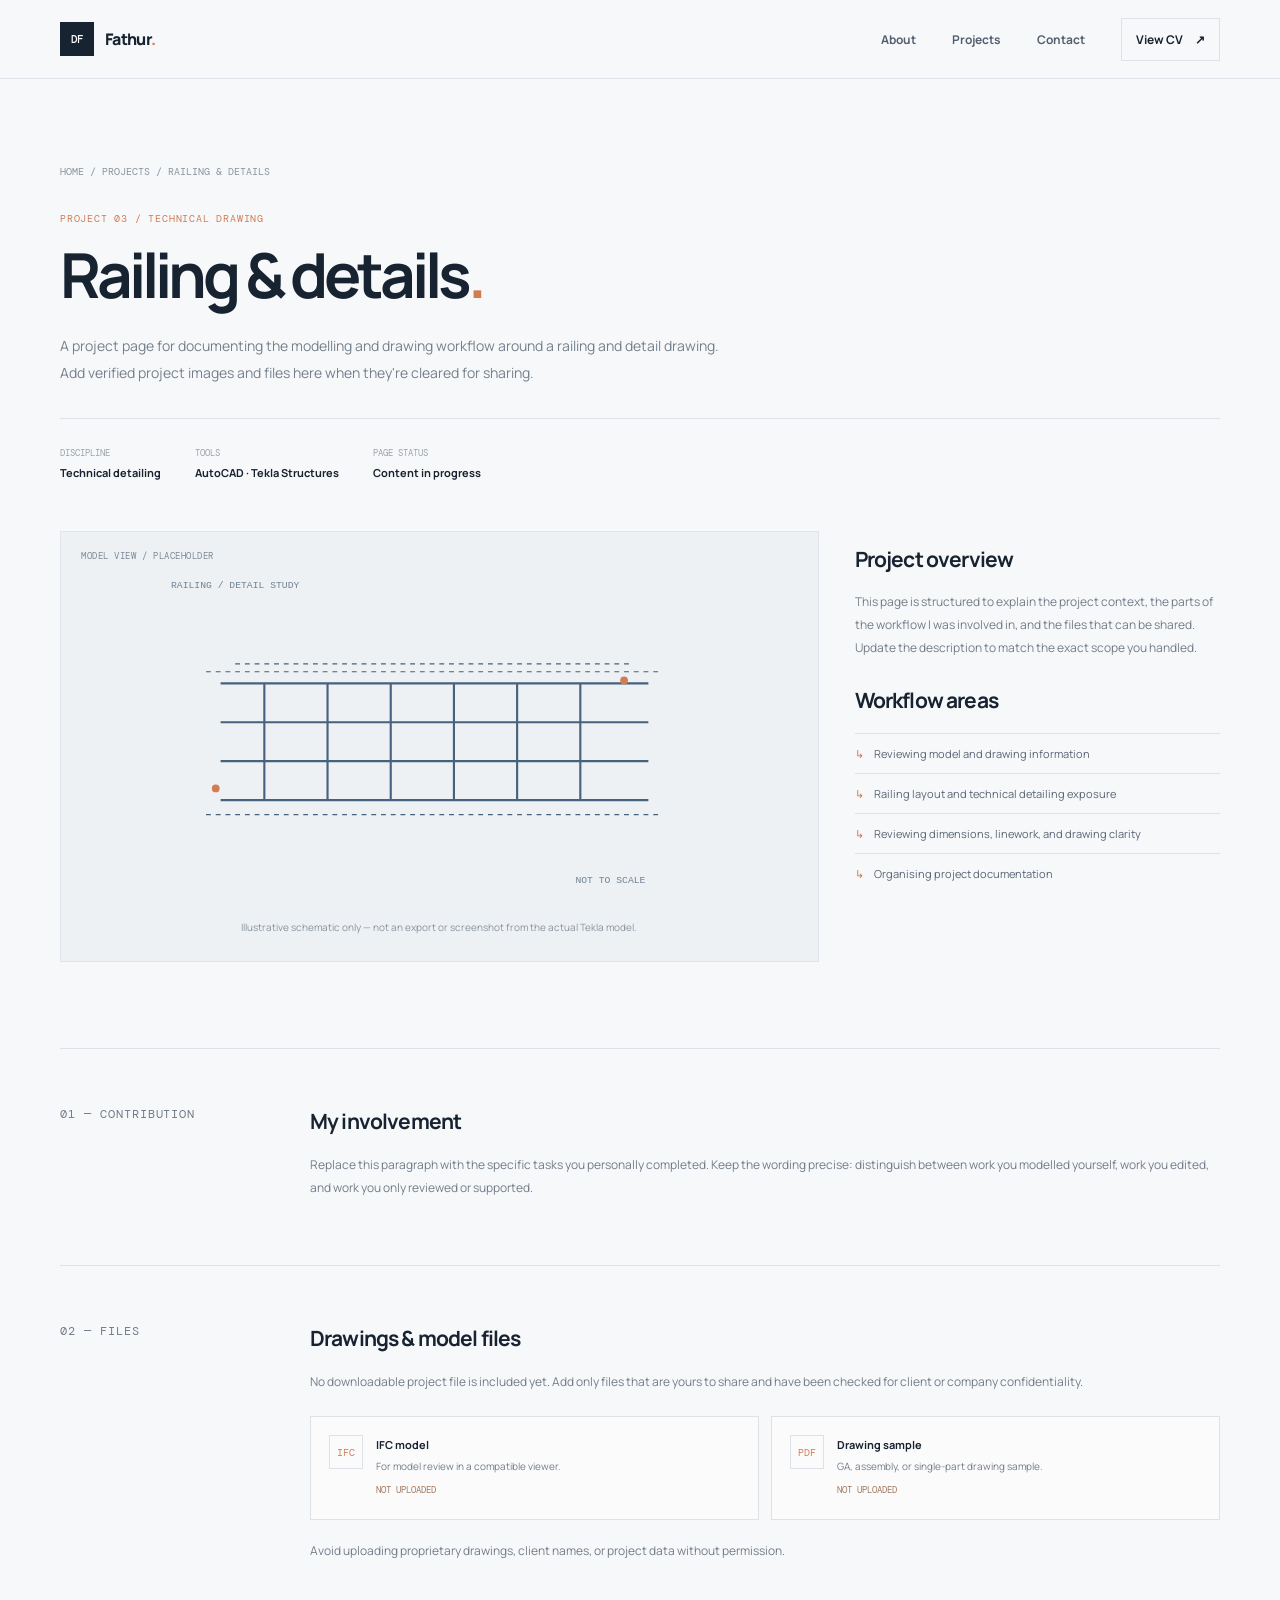
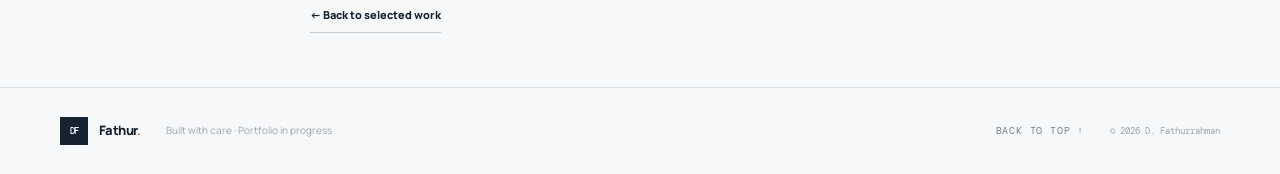
<file: projects/railing-details.html>
<!doctype html><html lang="en"><head><meta charset="utf-8"><meta name="viewport" content="width=device-width,initial-scale=1"><meta name="description" content="Railing & details modelling and technical drawing project notes."><title>Railing & Details — Dimas Fathurrahman</title><link rel="preconnect" href="https://fonts.googleapis.com"><link rel="preconnect" href="https://fonts.gstatic.com" crossorigin><link href="https://fonts.googleapis.com/css2?family=DM+Mono:wght@400;500&family=Manrope:wght@400;500;600;700;800&display=swap" rel="stylesheet"><link rel="stylesheet" href="../style.css"></head><body>
<header class="site-header"><nav class="nav wrap" aria-label="Main navigation"><a class="brand" href="../index.html"><span class="brand-mark">DF</span><span>Fathur<span class="brand-dot">.</span></span></a><button class="menu-toggle" aria-label="Toggle navigation" aria-expanded="false"><span></span><span></span></button><div class="nav-links"><a href="../index.html#about">About</a><a href="../index.html#projects">Projects</a><a href="../index.html#contact">Contact</a><a class="nav-cv" href="../docs/MyCurriculum%20Vitae.pdf" target="_blank" rel="noopener">View CV <span>↗</span></a></div></nav></header>
<main class="wrap"><section class="detail-hero"><p class="breadcrumb"><a href="../index.html">HOME</a> / <a href="../index.html#projects">PROJECTS</a> / RAILING & DETAILS</p><p class="detail-kicker">PROJECT 03 / TECHNICAL DRAWING</p><h1>Railing & details<span class="period">.</span></h1><p class="lead">A project page for documenting the modelling and drawing workflow around a railing and detail drawing. Add verified project images and files here when they're cleared for sharing.</p><div class="detail-meta"><div><span>DISCIPLINE</span><strong>Technical detailing</strong></div><div><span>TOOLS</span><strong>AutoCAD · Tekla Structures</strong></div><div><span>PAGE STATUS</span><strong>Content in progress</strong></div></div></section>
<section class="detail-grid"><div class="model-panel"><span class="panel-tag">MODEL VIEW / PLACEHOLDER</span><svg viewBox="0 0 620 360" aria-label="Schematic illustration of a railing and detail drawing frame"><g fill="none" stroke="#47627d" stroke-width="2.2" stroke-linejoin="round"><path d="M85 250H525M85 130H525M85 170H525M85 210H525M130 130V250M195 130V250M260 130V250M325 130V250M390 130V250M455 130V250"/><path d="M70 265H540M70 118H540M100 110H510" stroke-dasharray="5 5" stroke-width="1.2"/></g><g fill="#d27c51"><circle cx="80" cy="238" r="4"/><circle cx="500" cy="127" r="4"/></g><g fill="#718294" font-family="monospace" font-size="10"><text x="34" y="32">RAILING / DETAIL STUDY</text><text x="450" y="335">NOT TO SCALE</text></g></svg><p class="panel-note">Illustrative schematic only — not an export or screenshot from the actual Tekla model.</p></div><aside class="detail-side"><h2>Project overview</h2><p>This page is structured to explain the project context, the parts of the workflow I was involved in, and the files that can be shared. Update the description to match the exact scope you handled.</p><h2>Workflow areas</h2><ul class="scope-list"><li>Reviewing model and drawing information</li><li>Railing layout and technical detailing exposure</li><li>Reviewing dimensions, linework, and drawing clarity</li><li>Organising project documentation</li></ul></aside></section>
<section class="detail-section"><div class="detail-section-grid"><div><p class="section-index">01 — CONTRIBUTION</p></div><div><h2>My involvement</h2><p>Replace this paragraph with the specific tasks you personally completed. Keep the wording precise: distinguish between work you modelled yourself, work you edited, and work you only reviewed or supported.</p></div></div></section>
<section class="detail-section"><div class="detail-section-grid"><div><p class="section-index">02 — FILES</p></div><div><h2>Drawings &amp; model files</h2><p>No downloadable project file is included yet. Add only files that are yours to share and have been checked for client or company confidentiality.</p><div class="file-list"><div class="file-item"><span class="file-icon">IFC</span><div><strong>IFC model</strong><p>For model review in a compatible viewer.</p><span class="file-status">NOT UPLOADED</span></div></div><div class="file-item"><span class="file-icon">PDF</span><div><strong>Drawing sample</strong><p>GA, assembly, or single-part drawing sample.</p><span class="file-status">NOT UPLOADED</span></div></div></div><p class="detail-footnote">Avoid uploading proprietary drawings, client names, or project data without permission.</p><a class="back-projects" href="../index.html#projects">← Back to selected work</a></div></div></section></main>
<footer class="site-footer"><div class="wrap footer-inner"><a class="brand footer-brand" href="../index.html"><span class="brand-mark">DF</span><span>Fathur<span class="brand-dot">.</span></span></a><p>Built with care · Portfolio in progress</p><a href="#" class="back-top">BACK TO TOP ↑</a><span class="copyright">© <span id="year"></span> D. Fathurrahman</span></div></footer><script src="../script.js"></script></body></html>
</file>
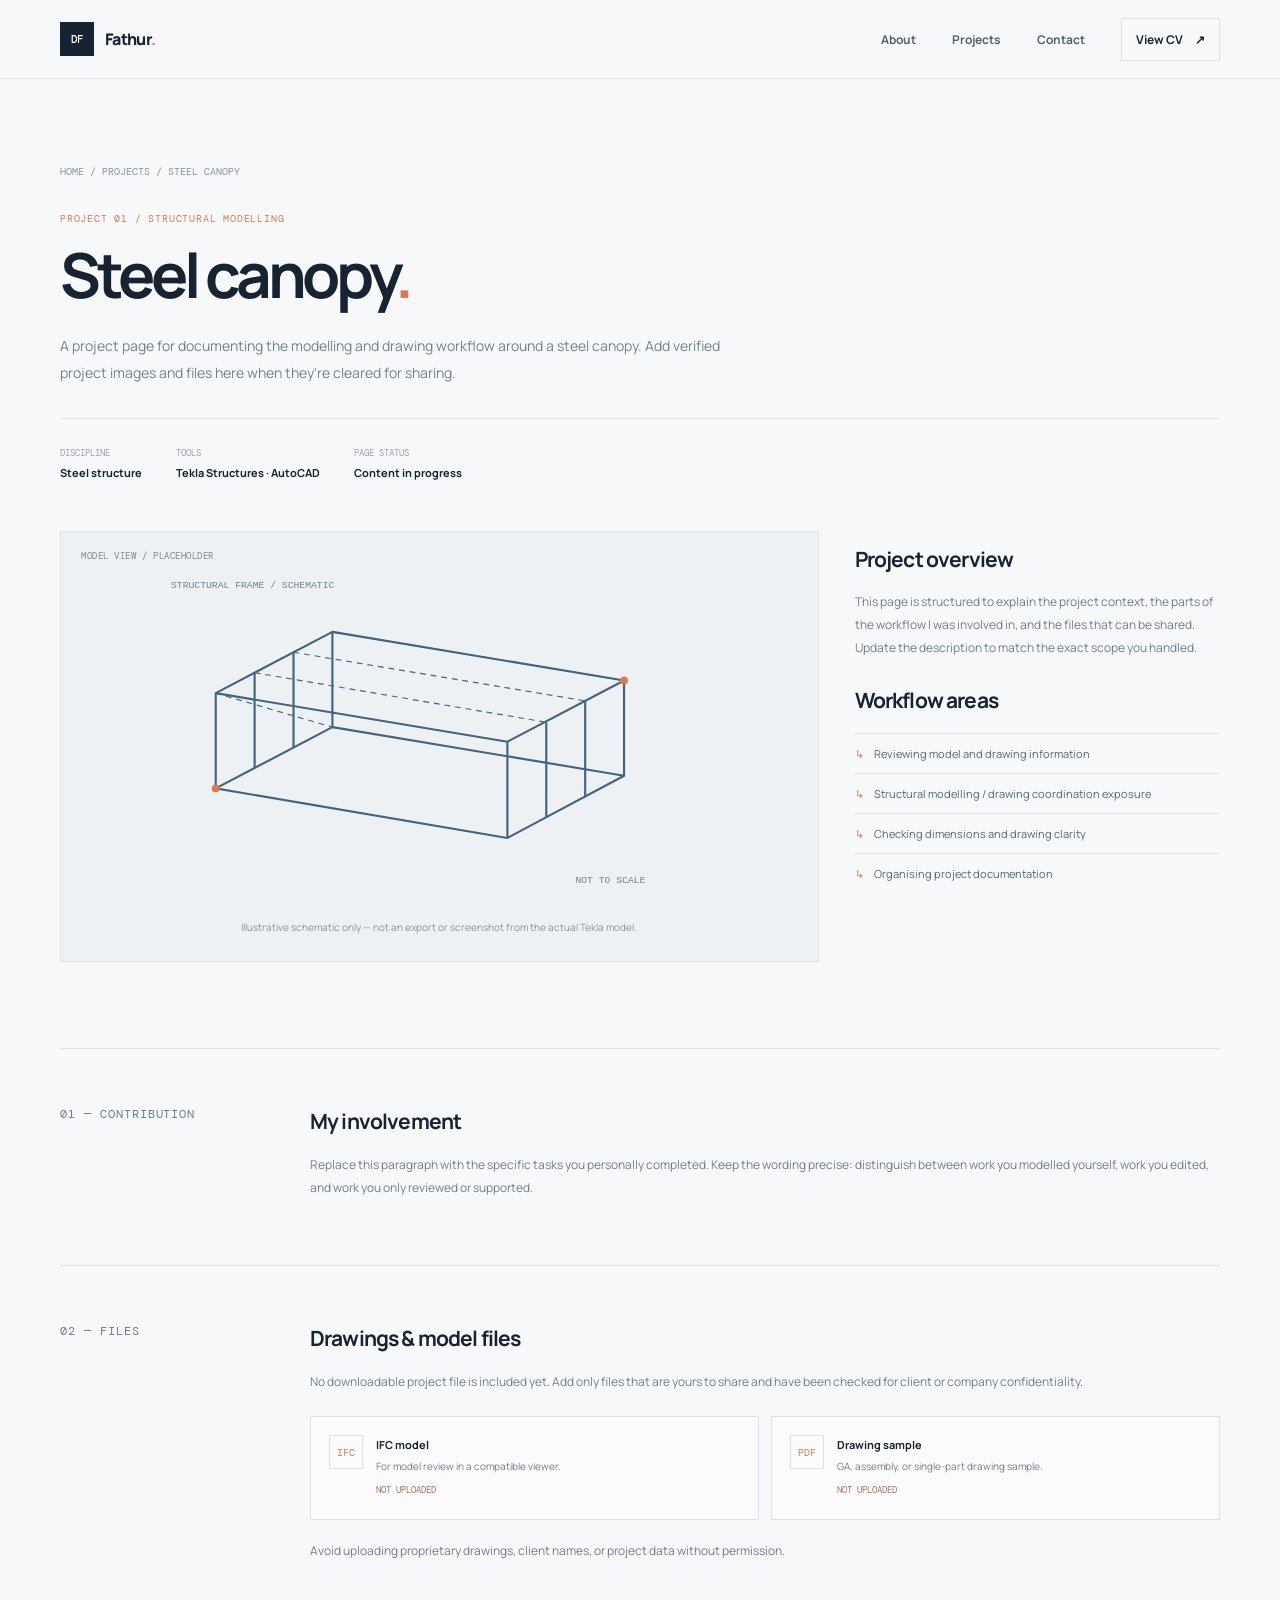
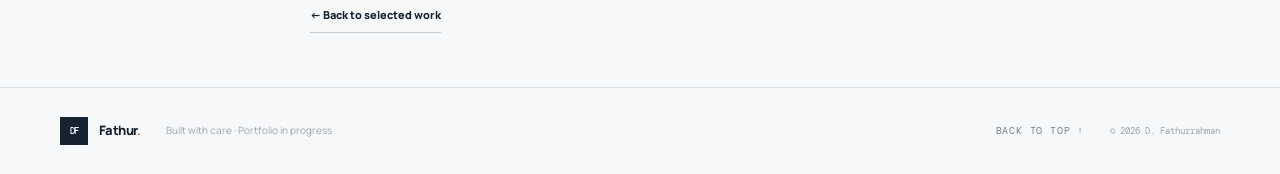
<file: projects/steel-canopy.html>
<!doctype html><html lang="en"><head><meta charset="utf-8"><meta name="viewport" content="width=device-width,initial-scale=1"><meta name="description" content="Steel canopy modelling and technical drawing project notes."><title>Steel Canopy — Dimas Fathurrahman</title><link rel="preconnect" href="https://fonts.googleapis.com"><link rel="preconnect" href="https://fonts.gstatic.com" crossorigin><link href="https://fonts.googleapis.com/css2?family=DM+Mono:wght@400;500&family=Manrope:wght@400;500;600;700;800&display=swap" rel="stylesheet"><link rel="stylesheet" href="../style.css"></head><body>
<header class="site-header"><nav class="nav wrap" aria-label="Main navigation"><a class="brand" href="../index.html"><span class="brand-mark">DF</span><span>Fathur<span class="brand-dot">.</span></span></a><button class="menu-toggle" aria-label="Toggle navigation" aria-expanded="false"><span></span><span></span></button><div class="nav-links"><a href="../index.html#about">About</a><a href="../index.html#projects">Projects</a><a href="../index.html#contact">Contact</a><a class="nav-cv" href="../docs/MyCurriculum%20Vitae.pdf" target="_blank" rel="noopener">View CV <span>↗</span></a></div></nav></header>
<main class="wrap"><section class="detail-hero"><p class="breadcrumb"><a href="../index.html">HOME</a> / <a href="../index.html#projects">PROJECTS</a> / STEEL CANOPY</p><p class="detail-kicker">PROJECT 01 / STRUCTURAL MODELLING</p><h1>Steel canopy<span class="period">.</span></h1><p class="lead">A project page for documenting the modelling and drawing workflow around a steel canopy. Add verified project images and files here when they're cleared for sharing.</p><div class="detail-meta"><div><span>DISCIPLINE</span><strong>Steel structure</strong></div><div><span>TOOLS</span><strong>Tekla Structures · AutoCAD</strong></div><div><span>PAGE STATUS</span><strong>Content in progress</strong></div></div></section>
<section class="detail-grid"><div class="model-panel"><span class="panel-tag">MODEL VIEW / PLACEHOLDER</span><svg viewBox="0 0 620 360" aria-label="Schematic illustration of a steel canopy frame"><g fill="none" stroke="#47627d" stroke-width="2.2" stroke-linejoin="round"><path d="M80 238 200 175 500 225 380 289Z"/><path d="M80 238V140L200 77V175M200 77 500 127V225M80 140 380 190 500 127M380 190V289"/><path d="M120 217V119M160 196V98M420 268V170M460 247V148"/><path d="M80 140 200 175M200 77 500 127M120 119 420 170M160 98 460 148" stroke-dasharray="6 5" stroke-width="1.2"/></g><g fill="#d27c51"><circle cx="80" cy="238" r="4"/><circle cx="500" cy="127" r="4"/></g><g fill="#718294" font-family="monospace" font-size="10"><text x="34" y="32">STRUCTURAL FRAME / SCHEMATIC</text><text x="450" y="335">NOT TO SCALE</text></g></svg><p class="panel-note">Illustrative schematic only — not an export or screenshot from the actual Tekla model.</p></div><aside class="detail-side"><h2>Project overview</h2><p>This page is structured to explain the project context, the parts of the workflow I was involved in, and the files that can be shared. Update the description to match the exact scope you handled.</p><h2>Workflow areas</h2><ul class="scope-list"><li>Reviewing model and drawing information</li><li>Structural modelling / drawing coordination exposure</li><li>Checking dimensions and drawing clarity</li><li>Organising project documentation</li></ul></aside></section>
<section class="detail-section"><div class="detail-section-grid"><div><p class="section-index">01 — CONTRIBUTION</p></div><div><h2>My involvement</h2><p>Replace this paragraph with the specific tasks you personally completed. Keep the wording precise: distinguish between work you modelled yourself, work you edited, and work you only reviewed or supported.</p></div></div></section>
<section class="detail-section"><div class="detail-section-grid"><div><p class="section-index">02 — FILES</p></div><div><h2>Drawings &amp; model files</h2><p>No downloadable project file is included yet. Add only files that are yours to share and have been checked for client or company confidentiality.</p><div class="file-list"><div class="file-item"><span class="file-icon">IFC</span><div><strong>IFC model</strong><p>For model review in a compatible viewer.</p><span class="file-status">NOT UPLOADED</span></div></div><div class="file-item"><span class="file-icon">PDF</span><div><strong>Drawing sample</strong><p>GA, assembly, or single-part drawing sample.</p><span class="file-status">NOT UPLOADED</span></div></div></div><p class="detail-footnote">Avoid uploading proprietary drawings, client names, or project data without permission.</p><a class="back-projects" href="../index.html#projects">← Back to selected work</a></div></div></section></main>
<footer class="site-footer"><div class="wrap footer-inner"><a class="brand footer-brand" href="../index.html"><span class="brand-mark">DF</span><span>Fathur<span class="brand-dot">.</span></span></a><p>Built with care · Portfolio in progress</p><a href="#" class="back-top">BACK TO TOP ↑</a><span class="copyright">© <span id="year"></span> D. Fathurrahman</span></div></footer><script src="../script.js"></script></body></html>
</file>
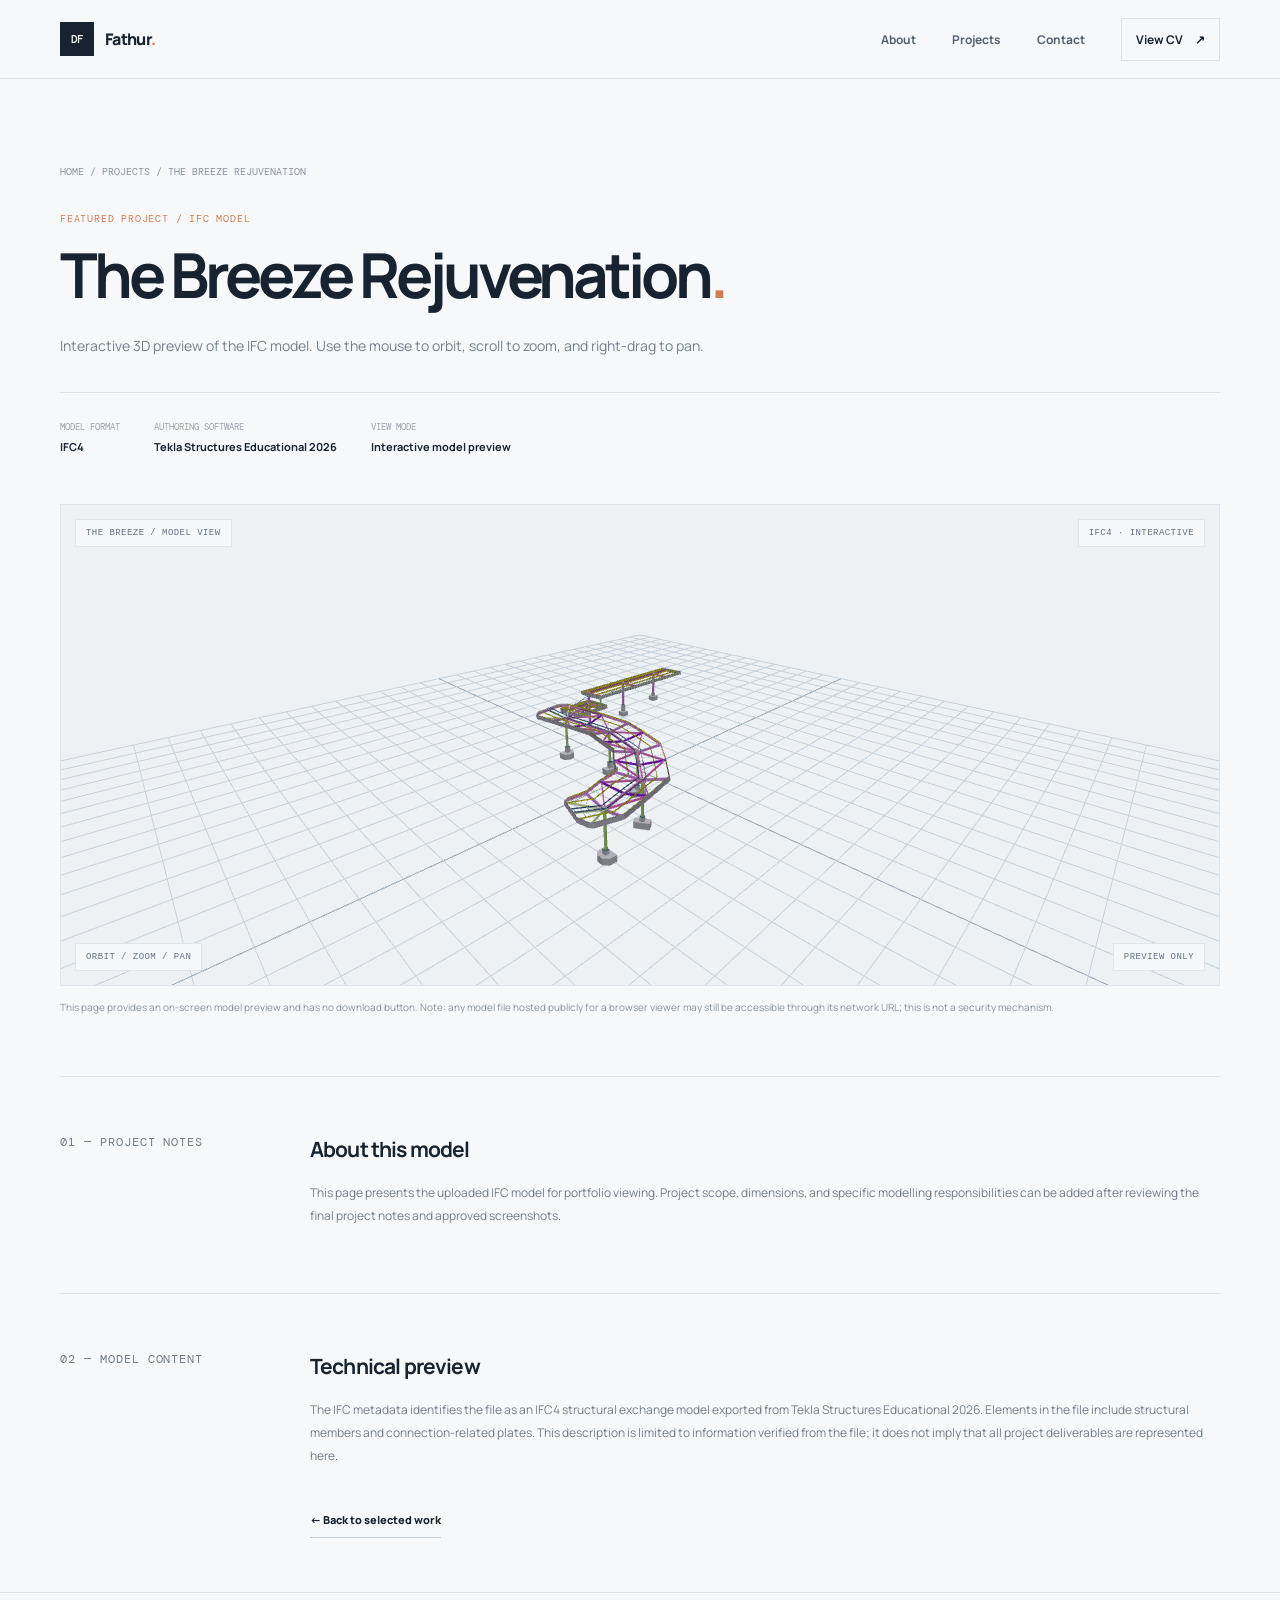
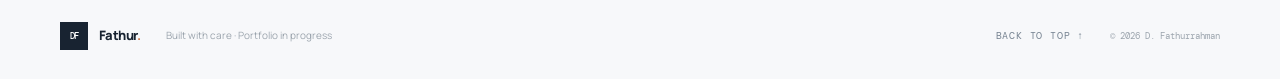
<file: projects/the-breeze-rejuvenation.html>
<!doctype html>
<html lang="en"><head><meta charset="utf-8"><meta name="viewport" content="width=device-width,initial-scale=1"><meta name="description" content="The Breeze Rejuvenation — interactive IFC model preview."><title>The Breeze Rejuvenation — Dimas Fathurrahman</title><link rel="preconnect" href="https://fonts.googleapis.com"><link rel="preconnect" href="https://fonts.gstatic.com" crossorigin><link href="https://fonts.googleapis.com/css2?family=DM+Mono:wght@400;500&family=Manrope:wght@400;500;600;700;800&display=swap" rel="stylesheet"><link rel="stylesheet" href="../style.css"><style>
.ifc-viewer-wrap{position:relative;background:#edf1f4;border:1px solid #dfe5ea;min-height:480px;overflow:hidden}.ifc-viewer{width:100%;height:480px;display:block}.viewer-toolbar{position:absolute;top:14px;left:14px;right:14px;z-index:3;display:flex;justify-content:space-between;gap:10px;pointer-events:none}.viewer-tag{background:rgba(247,248,250,.94);border:1px solid #dfe5ea;padding:9px 11px;font:9px 'DM Mono',monospace;color:#627184;letter-spacing:.05em}.viewer-message{position:absolute;inset:0;display:flex;align-items:center;justify-content:center;text-align:center;padding:30px;pointer-events:none}.viewer-message-inner{max-width:360px;background:rgba(247,248,250,.94);border:1px solid #dfe5ea;padding:24px}.viewer-message strong{display:block;font-size:15px;margin-bottom:8px}.viewer-message p{font-size:11px;color:#75818d;line-height:1.8;margin:0}.viewer-message.hidden{display:none}.viewer-controls{display:flex;flex-wrap:wrap;gap:8px;margin-top:12px}.viewer-controls button{border:1px solid #d4dce3;background:#f7f8fa;padding:10px 13px;font:10px 'DM Mono',monospace;cursor:pointer;color:#243140}.viewer-controls button:hover{background:#1a2533;color:#fff}.viewer-note{font-size:10px;color:#89939e;line-height:1.8;margin-top:12px}.detail-grid-breeze{display:block;padding-bottom:50px}.breeze-side-grid{display:grid;grid-template-columns:1fr 1fr;gap:38px}.breeze-side-grid h2{font-size:20px;margin:0 0 12px}.breeze-side-grid p,.breeze-side-grid li{font-size:12px;line-height:1.9;color:#727d89}.breeze-side-grid ul{padding-left:18px}.hero-mini-viewer{width:100%;height:100%;min-height:400px;border:0;display:block;background:#edf1f4}.hero-art:has(.hero-mini-viewer){padding:0;overflow:hidden}.hero-art:has(.hero-mini-viewer) .art-topline,.hero-art:has(.hero-mini-viewer) .art-bottomline{position:absolute;z-index:2;left:20px;right:20px;pointer-events:none}.hero-art:has(.hero-mini-viewer) .art-topline{top:16px}.hero-art:has(.hero-mini-viewer) .art-bottomline{bottom:16px}@media(max-width:800px){.ifc-viewer-wrap,.ifc-viewer{min-height:350px;height:350px}.breeze-side-grid{grid-template-columns:1fr;gap:18px}.hero-mini-viewer{min-height:330px}}
</style></head><body>
<header class="site-header"><nav class="nav wrap" aria-label="Main navigation"><a class="brand" href="../index.html"><span class="brand-mark">DF</span><span>Fathur<span class="brand-dot">.</span></span></a><button class="menu-toggle" aria-label="Toggle navigation" aria-expanded="false"><span></span><span></span></button><div class="nav-links"><a href="../index.html#about">About</a><a href="../index.html#projects">Projects</a><a href="../index.html#contact">Contact</a><a class="nav-cv" href="../docs/MyCurriculum%20Vitae.pdf" target="_blank" rel="noopener">View CV <span>↗</span></a></div></nav></header>
<main class="wrap"><section class="detail-hero"><p class="breadcrumb"><a href="../index.html">HOME</a> / <a href="../index.html#projects">PROJECTS</a> / THE BREEZE REJUVENATION</p><p class="detail-kicker">FEATURED PROJECT / IFC MODEL</p><h1>The Breeze Rejuvenation<span class="period">.</span></h1><p class="lead">Interactive 3D preview of the IFC model. Use the mouse to orbit, scroll to zoom, and right-drag to pan.</p><div class="detail-meta"><div><span>MODEL FORMAT</span><strong>IFC4</strong></div><div><span>AUTHORING SOFTWARE</span><strong>Tekla Structures Educational 2026</strong></div><div><span>VIEW MODE</span><strong>Interactive model preview</strong></div></div></section>
<section class="detail-grid detail-grid-breeze"><div class="ifc-viewer-wrap"><iframe src="model-preview.html" title="Interactive IFC model viewer" style="width:100%;height:480px;display:block;border:0" loading="eager"></iframe></div><p class="viewer-note">This page provides an on-screen model preview and has no download button. Note: any model file hosted publicly for a browser viewer may still be accessible through its network URL; this is not a security mechanism.</p></section>
<section class="detail-section"><div class="detail-section-grid"><div><p class="section-index">01 — PROJECT NOTES</p></div><div><h2>About this model</h2><p>This page presents the uploaded IFC model for portfolio viewing. Project scope, dimensions, and specific modelling responsibilities can be added after reviewing the final project notes and approved screenshots.</p></div></div></section>
<section class="detail-section"><div class="detail-section-grid"><div><p class="section-index">02 — MODEL CONTENT</p></div><div><h2>Technical preview</h2><p>The IFC metadata identifies the file as an IFC4 structural exchange model exported from Tekla Structures Educational 2026. Elements in the file include structural members and connection-related plates. This description is limited to information verified from the file; it does not imply that all project deliverables are represented here.</p><a class="back-projects" href="../index.html#projects">← Back to selected work</a></div></div></section></main>
<footer class="site-footer"><div class="wrap footer-inner"><a class="brand footer-brand" href="../index.html"><span class="brand-mark">DF</span><span>Fathur<span class="brand-dot">.</span></span></a><p>Built with care · Portfolio in progress</p><a href="#" class="back-top">BACK TO TOP ↑</a><span class="copyright">© <span id="year"></span> D. Fathurrahman</span></div></footer><script src="../script.js"></script>
</body></html>
</file>
<file: style.css>
:root{--paper:#f7f8fa;--white:#fff;--ink:#182331;--muted:#6c7785;--line:#dce2e8;--blue:#334c66;--orange:#d27c51;--mono:'DM Mono',monospace;--sans:'Manrope',sans-serif}*{box-sizing:border-box}html{scroll-behavior:smooth;scroll-padding-top:90px}body{margin:0;background:var(--paper);color:var(--ink);font-family:var(--sans);font-size:14px;line-height:1.75;-webkit-font-smoothing:antialiased}a{color:inherit;text-decoration:none}button{font:inherit}.wrap{width:min(1160px,calc(100% - 64px));margin-inline:auto}.site-header{position:sticky;top:0;z-index:20;background:rgba(247,248,250,.92);backdrop-filter:blur(16px);border-bottom:1px solid rgba(220,226,232,.8)}.nav{height:78px;display:flex;align-items:center;justify-content:space-between}.brand{display:inline-flex;align-items:center;gap:11px;font-size:16px;font-weight:800;letter-spacing:-.04em}.brand-mark{width:34px;height:34px;display:grid;place-items:center;background:var(--ink);color:white;font:500 11px var(--mono);letter-spacing:-.06em}.brand-dot,.period{color:var(--orange)}.nav-links{display:flex;align-items:center;gap:36px;color:#536070;font-size:12px;font-weight:700}.nav-links a:not(.nav-cv):hover,.text-link:hover{color:var(--orange)}.nav-cv{padding:10px 14px;border:1px solid var(--line);color:var(--ink)}.nav-cv span{padding-left:10px}.menu-toggle{display:none;background:none;border:0}.hero{min-height:580px;display:grid;grid-template-columns:1.02fr .98fr;gap:64px;align-items:center;padding-block:76px 72px}.eyebrow,.section-index,.project-type,.contact-label,.art-topline,.art-bottomline,.visual-meta,.visual-footer,.carousel-hint,.project-disclaimer>span,.back-top{font:10px var(--mono);letter-spacing:.08em;color:var(--muted)}.eyebrow{display:flex;align-items:center;gap:10px;margin:0 0 28px}.status-dot{width:7px;height:7px;background:#799783;border-radius:50%;box-shadow:0 0 0 4px #e6eee8}.eyebrow-line{height:1px;width:26px;background:var(--line);margin-left:4px}.hero h1{font-size:clamp(38px,4.3vw,60px);line-height:1.13;letter-spacing:-.065em;margin:0 0 24px;font-weight:700}.hero h1 span,.about-heading h2 span{color:#83909d;font-weight:500}.hero-lead{font-size:15px;line-height:1.95;color:#66717e;max-width:500px;margin:0}.hero-lead strong{color:var(--ink);font-weight:800}.hero-actions{display:flex;align-items:center;gap:25px;margin-top:32px}.button{display:inline-flex;align-items:center;gap:25px;padding:14px 18px;font-size:11px;font-weight:800}.button-dark{background:var(--ink);color:white}.button-dark:hover{background:var(--blue)}.button span{font-size:16px}.text-link{font-size:11px;font-weight:800}.text-link span{padding-left:8px}.hero-note{display:flex;align-items:center;gap:12px;color:#8a939e;font-size:10px;margin-top:52px}.note-rule{width:34px;height:1px;background:#b9c2cb}.hero-art{position:relative;padding:14px 20px 12px;background:#f0f3f6;border:1px solid #e3e8ed;min-height:400px;display:flex;flex-direction:column;justify-content:space-between}.art-topline,.art-bottomline{display:flex;justify-content:space-between;font-size:9px}.hero-drawing{width:100%;max-height:355px}.art-stamp{position:absolute;right:24px;top:80px;width:65px;height:65px;border:1px solid #d6dfe7;background:rgba(255,255,255,.7);display:flex;flex-direction:column;justify-content:center;align-items:center;color:#728195;font:9px var(--mono);line-height:1.5}.art-stamp strong{font-size:19px;color:var(--orange);font-weight:400}.intro-strip{background:#eaf0f4;border-block:1px solid #e0e7ed}.strip-inner{min-height:72px;display:flex;align-items:center;gap:30px}.strip-inner>span:first-child{font:10px var(--mono);color:var(--orange)}.strip-inner p{font-size:12px;font-weight:700;color:#536779;margin:0}.strip-end{margin-left:auto;font:9px var(--mono);letter-spacing:.06em;color:#82909e}.section{display:grid;grid-template-columns:180px 1fr;gap:70px;padding-block:112px}.section-aside{padding-top:8px}.section-index{margin:0;color:#89939e}.aside-line{display:block;width:35px;height:1px;background:var(--orange);margin:26px 0 20px}.aside-caption{font-size:12px;color:#8a939e;line-height:1.7}.about-heading{display:flex;align-items:flex-start;justify-content:space-between;gap:20px}.about-heading h2,.section-head h2,.contact-left h2{font-size:clamp(30px,3.2vw,43px);line-height:1.22;letter-spacing:-.06em;margin:0;font-weight:700}.download-link{display:flex;align-items:center;gap:9px;font-size:10px;font-weight:800;border-bottom:1px solid #bfc8d1;padding:8px 0;white-space:nowrap}.download-icon{width:24px;height:24px;display:grid;place-items:center;border:1px solid var(--line);font-size:14px}.download-link small{font:9px var(--mono);color:#8a939e}.about-columns{display:grid;grid-template-columns:1fr 1fr;gap:32px;margin-top:28px}.about-columns p{font-size:12px;color:#6d7885;line-height:2;margin:0}.skills-row{display:grid;grid-template-columns:repeat(3,1fr);gap:16px;margin-top:42px;padding-top:23px;border-top:1px solid var(--line)}.skills-row>div{display:flex;flex-direction:column;align-items:flex-start}.skill-num{font:10px var(--mono);color:var(--orange);margin-bottom:11px}.skills-row strong{font-size:12px}.skills-row small{font-size:10px;color:#8a939e;line-height:1.7;margin-top:6px}.projects-section{background:#eef1f4;border-block:1px solid #e3e7eb;padding-block:90px 82px}.section-head{display:flex;justify-content:space-between;align-items:flex-end;margin-bottom:32px}.section-head h2{margin-top:12px}.carousel-caption{display:flex;align-items:flex-start;gap:18px}.carousel-count{font:11px var(--mono);padding-top:4px;color:#89939e}.carousel-count b{color:var(--orange);font-weight:400}.carousel-caption p{font-size:10px;color:#89939e;line-height:1.7;margin:0}.project-carousel{position:relative}.project-track{position:relative;min-height:425px}.project-slide{position:absolute;inset:0;opacity:0;visibility:hidden;transform:translateY(8px);transition:opacity .45s ease,transform .45s ease,visibility .45s;pointer-events:none}.project-slide.is-active{position:relative;opacity:1;visibility:visible;transform:translateY(0);pointer-events:auto}.project-card{display:block;background:var(--white);border:1px solid #e1e6eb;transition:box-shadow .25s,transform .25s}.project-card:hover{box-shadow:0 18px 40px rgba(24,35,49,.07);transform:translateY(-2px)}.project-visual{position:relative;overflow:hidden;height:310px;background:#e8edf2;padding:20px 26px 14px;display:flex;flex-direction:column;justify-content:space-between}.visual-canopy{background:#e8edf2}.visual-fence{background:#e9eee9}.visual-railing{background:#eceaf0}.visual-meta,.visual-footer{display:flex;justify-content:space-between;position:relative;z-index:1;font-size:9px}.project-visual svg{position:absolute;width:100%;height:100%;inset:0;padding:25px 5%;}.visual-fence svg{stroke:#526c65}.visual-railing svg{stroke:#5e5a77}.visual-footer{align-items:flex-end}.visual-footer span:last-child{font-size:19px;color:var(--orange)}.project-card-copy{padding:22px 26px;display:flex;align-items:center;justify-content:space-between;gap:20px}.project-type{margin:0 0 6px;color:#a0a9b2;font-size:9px}.project-card-copy h3{font-size:19px;letter-spacing:-.04em;margin:0 0 5px}.project-card-copy p:last-child{font-size:11px;color:#7b8591;margin:0}.round-arrow{width:38px;height:38px;flex:0 0 auto;display:grid;place-items:center;border:1px solid var(--line);font-size:17px}.project-card:hover .round-arrow{background:var(--ink);color:white}.carousel-controls{display:flex;align-items:center;gap:22px;margin-top:22px}.carousel-dots{display:flex;gap:8px}.carousel-dot{width:22px;height:3px;border:0;background:#cbd2d9;padding:0;cursor:pointer}.carousel-dot.is-active{background:var(--orange);width:36px}.carousel-buttons{display:flex;gap:7px}.carousel-arrow{width:32px;height:32px;border:1px solid #d3dbe2;background:transparent;color:var(--ink);cursor:pointer}.carousel-arrow:hover{background:var(--ink);color:white}.carousel-hint{margin-left:auto;font-size:9px}.project-disclaimer{margin:24px 0 0;color:#89939e;font-size:10px;display:flex;gap:12px;align-items:flex-start}.project-disclaimer>span{color:var(--orange);flex:0 0 auto}.contact-section{display:grid;grid-template-columns:1fr .8fr;gap:90px;padding-block:104px}.contact-left h2{font-size:clamp(38px,4vw,53px);margin:24px 0 20px}.contact-left>p:last-child{font-size:12px;color:#7a8591;max-width:360px}.contact-right{padding-top:10px}.contact-label{display:block;margin-bottom:12px}.contact-email{display:flex;justify-content:space-between;align-items:center;font-size:24px;font-weight:700;letter-spacing:-.05em;padding-bottom:15px;border-bottom:1px solid #bfc8d1}.contact-email span{color:var(--orange)}.contact-note{font-size:9px;color:#a0a9b2;margin:9px 0 20px}.social-link{display:flex;justify-content:space-between;padding:11px 0;border-bottom:1px solid var(--line);font-size:11px;font-weight:700}.social-link span{color:#9ba4ad}.site-footer{border-top:1px solid var(--line)}.footer-inner{min-height:86px;display:flex;align-items:center;gap:26px}.footer-brand{font-size:13px}.footer-brand .brand-mark{width:28px;height:28px;font-size:9px}.footer-inner p{font-size:10px;color:#9ba4ad;margin:0}.back-top{margin-left:auto;color:#768391}.copyright{font:9px var(--mono);color:#9ba4ad}.menu-toggle span{display:block;width:21px;height:1px;background:var(--ink);margin:6px}
/* Project detail pages */
.detail-hero{padding:76px 0 48px}.breadcrumb{font:10px var(--mono);color:#89939e;margin-bottom:34px}.breadcrumb a:hover{color:var(--orange)}.detail-kicker{font:10px var(--mono);letter-spacing:.08em;color:var(--orange);margin:0 0 16px}.detail-hero h1{font-size:clamp(38px,5vw,62px);line-height:1.1;letter-spacing:-.065em;margin:0;max-width:800px}.detail-hero .lead{font-size:14px;color:#74808c;max-width:660px;line-height:1.9;margin:24px 0 0}.detail-meta{display:flex;gap:34px;flex-wrap:wrap;padding-top:28px;margin-top:32px;border-top:1px solid var(--line)}.detail-meta div{display:flex;flex-direction:column;gap:4px}.detail-meta span{font:9px var(--mono);color:#9aa3ac}.detail-meta strong{font-size:11px}.detail-grid{display:grid;grid-template-columns:1.35fr .65fr;gap:36px;padding-bottom:86px}.model-panel{background:#edf1f4;border:1px solid #dfe5ea;min-height:380px;position:relative;display:flex;flex-direction:column;align-items:center;justify-content:center;overflow:hidden;padding:25px}.model-panel svg{width:100%;max-height:350px}.model-panel .panel-tag{position:absolute;top:18px;left:20px;font:9px var(--mono);letter-spacing:.06em;color:#7c8996}.model-panel .panel-note{font-size:10px;color:#89939e;text-align:center;margin:12px 0 0}.detail-side{padding:10px 0}.detail-side h2,.detail-section h2{font-size:21px;letter-spacing:-.04em;margin:0 0 14px}.detail-side p,.detail-section p,.detail-section li{font-size:12px;color:#727d89;line-height:1.9}.detail-side p{margin:0 0 22px}.detail-side .scope-list{list-style:none;padding:0;margin:0}.scope-list li{border-top:1px solid var(--line);padding:10px 0;font-size:11px;color:#586575}.scope-list li:before{content:'↳';color:var(--orange);margin-right:10px}.detail-section{padding:54px 0;border-top:1px solid var(--line)}.detail-section-grid{display:grid;grid-template-columns:180px 1fr;gap:70px}.detail-section .section-index{margin-bottom:15px}.file-list{display:grid;grid-template-columns:repeat(2,minmax(0,1fr));gap:12px;margin-top:22px}.file-item{padding:18px;border:1px solid var(--line);background:rgba(255,255,255,.55);display:flex;gap:13px;align-items:flex-start}.file-icon{width:34px;height:34px;display:grid;place-items:center;border:1px solid var(--line);font:10px var(--mono);color:var(--orange);flex:0 0 auto}.file-item strong{display:block;font-size:11px}.file-item p{margin:3px 0 0;font-size:10px}.file-status{display:inline-block;font:9px var(--mono);color:#a0785f;margin-top:7px}.back-projects{display:inline-flex;gap:12px;align-items:center;margin-top:30px;font-size:11px;font-weight:800;border-bottom:1px solid #c7cfd6;padding-bottom:8px}.detail-footnote{font-size:10px;color:#9aa3ac;margin-top:20px}
@media(max-width:800px){.wrap{width:min(100% - 36px,620px)}.nav{height:68px}.menu-toggle{display:block;cursor:pointer}.nav-links{display:none;position:absolute;top:68px;left:0;right:0;background:var(--paper);border-bottom:1px solid var(--line);padding:18px 24px 24px;flex-direction:column;align-items:stretch;gap:18px}.nav-links.is-open{display:flex}.nav-cv{text-align:center}.hero{grid-template-columns:1fr;gap:38px;padding-block:58px 54px}.hero h1{font-size:clamp(38px,9vw,54px)}.hero-art{min-height:330px}.hero-drawing{max-height:290px}.art-stamp{top:62px}.strip-inner{gap:15px;min-height:76px}.strip-inner p{font-size:10px}.strip-end{display:none}.section{grid-template-columns:1fr;gap:24px;padding-block:72px}.section-aside{display:flex;align-items:center;gap:15px}.aside-line{margin:0;width:25px}.aside-caption{display:none}.about-heading{flex-direction:column}.about-columns{grid-template-columns:1fr;gap:15px}.skills-row{grid-template-columns:1fr;gap:20px}.skills-row>div{display:grid;grid-template-columns:30px 1fr;align-items:start}.skill-num{grid-row:span 2;margin:2px 0}.skills-row small{margin-top:2px}.projects-section{padding-block:65px 58px}.section-head{align-items:flex-start;gap:20px}.section-head h2{font-size:32px}.carousel-caption{gap:10px}.carousel-caption p{display:none}.project-track{min-height:385px}.project-visual{height:260px}.project-card-copy{padding:18px}.project-card-copy h3{font-size:17px}.project-card-copy p:last-child{max-width:260px}.carousel-controls{gap:13px;flex-wrap:wrap}.carousel-hint{width:100%;margin-left:0;order:4}.contact-section{grid-template-columns:1fr;gap:30px;padding-block:70px}.contact-email{font-size:22px}.footer-inner{padding-block:20px;flex-wrap:wrap;gap:12px 18px}.footer-inner p{flex:1}.back-top{margin-left:0}.copyright{width:100%}.detail-hero{padding:50px 0 36px}.detail-grid{grid-template-columns:1fr;gap:25px;padding-bottom:55px}.model-panel{min-height:300px}.detail-section-grid{grid-template-columns:1fr;gap:18px}.file-list{grid-template-columns:1fr}}
@media(max-width:430px){.eyebrow{font-size:8px;gap:7px}.hero-actions{gap:15px;flex-wrap:wrap}.button{gap:12px}.hero-note{margin-top:35px}.section-head{display:block}.carousel-caption{margin-top:14px}.project-track{min-height:360px}.project-visual{height:230px}.project-card-copy{align-items:flex-start}.project-card-copy p:last-child{font-size:10px}.round-arrow{width:32px;height:32px}.carousel-controls{margin-top:16px}.art-stamp{width:50px;height:50px;right:15px}.detail-meta{gap:18px}.detail-hero h1{font-size:38px}}
@media(prefers-reduced-motion:reduce){html{scroll-behavior:auto}*,*:before,*:after{animation-duration:.01ms!important;animation-iteration-count:1!important;transition-duration:.01ms!important}}
.visual-gate{background:#ece9e4}
</file>
